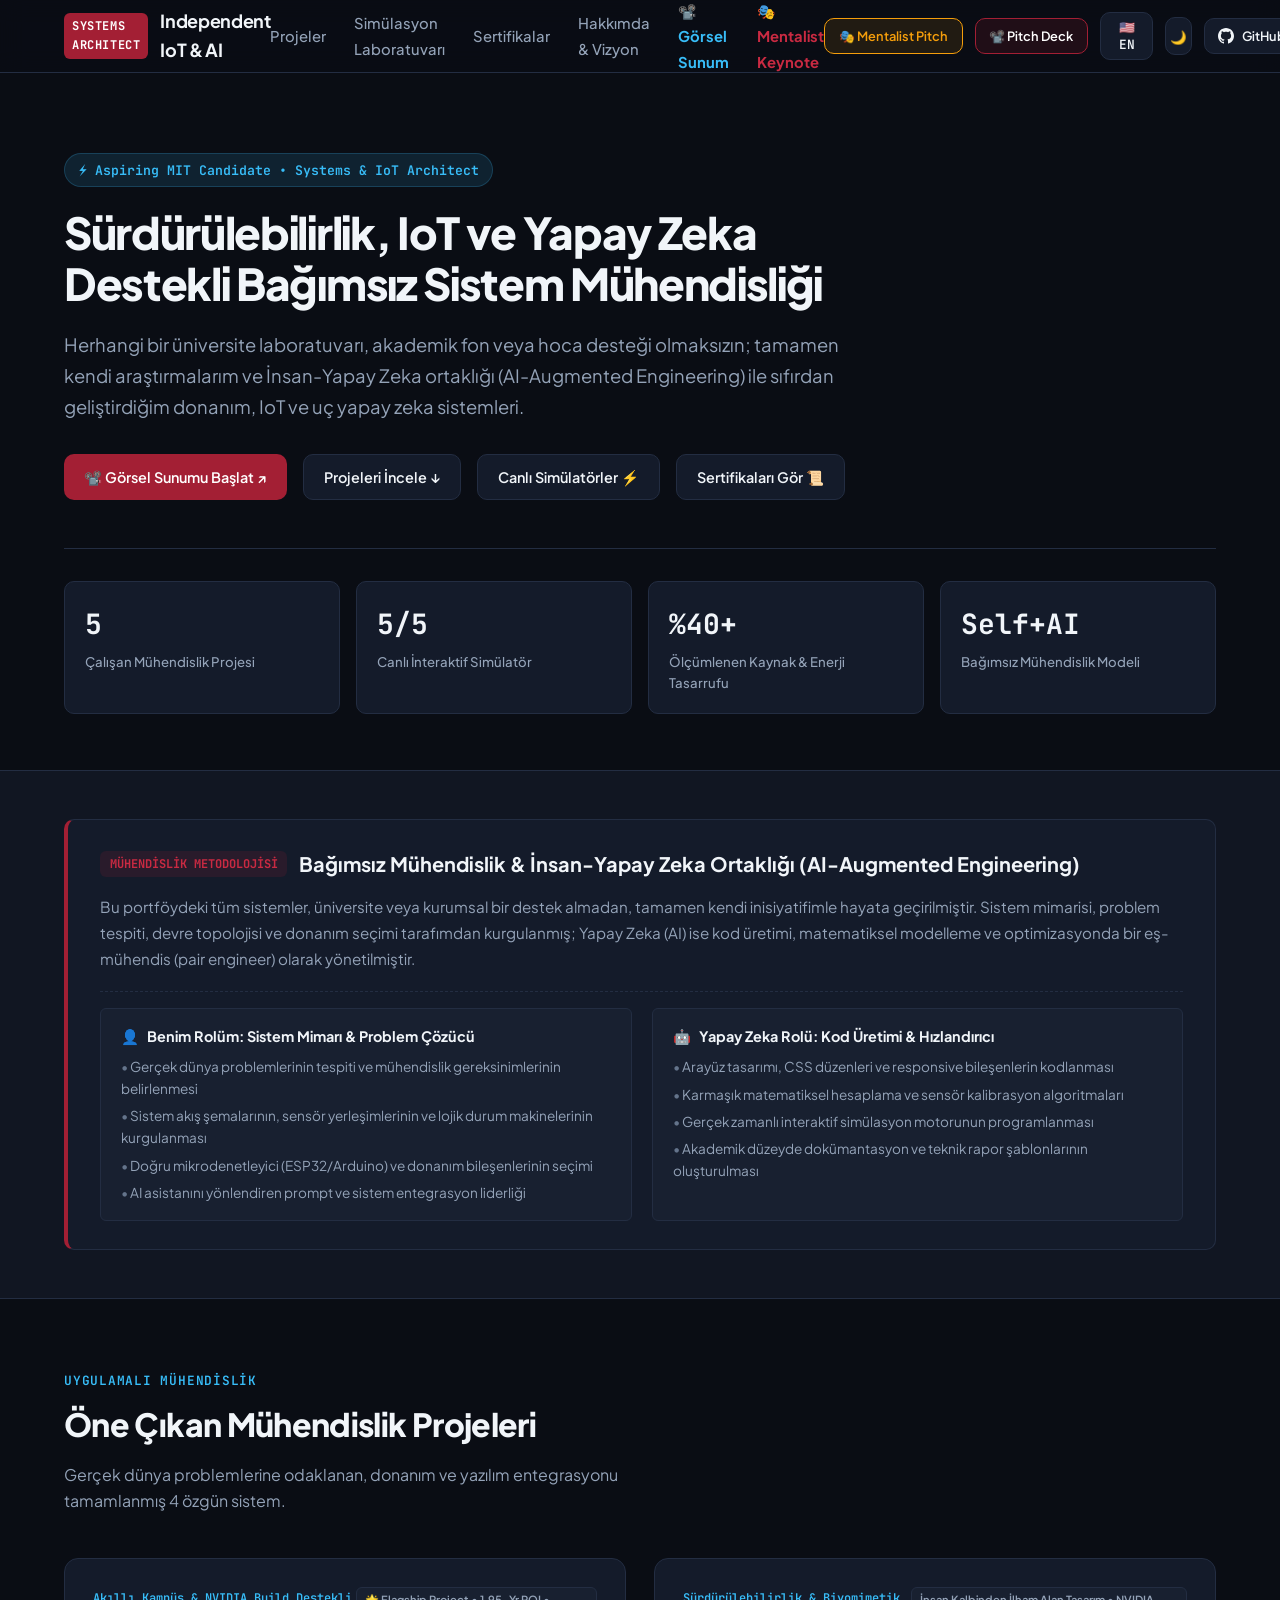
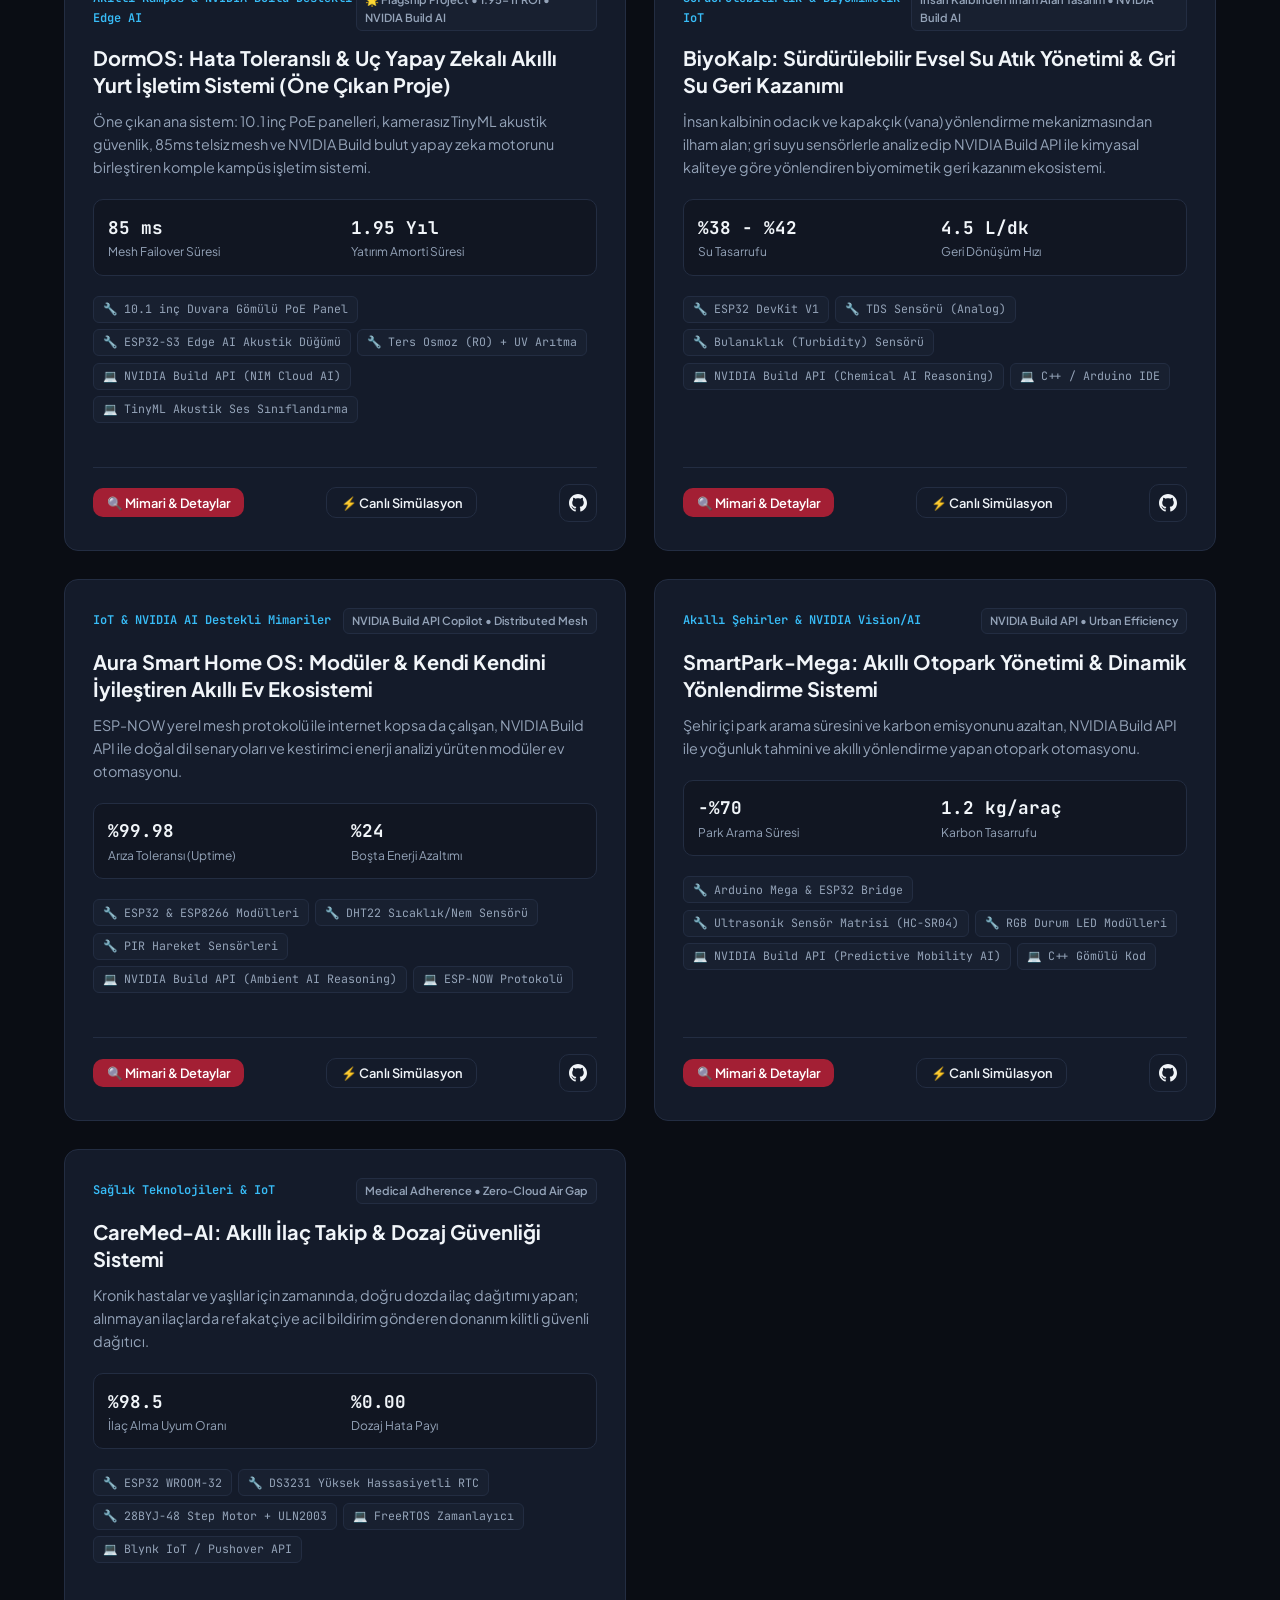
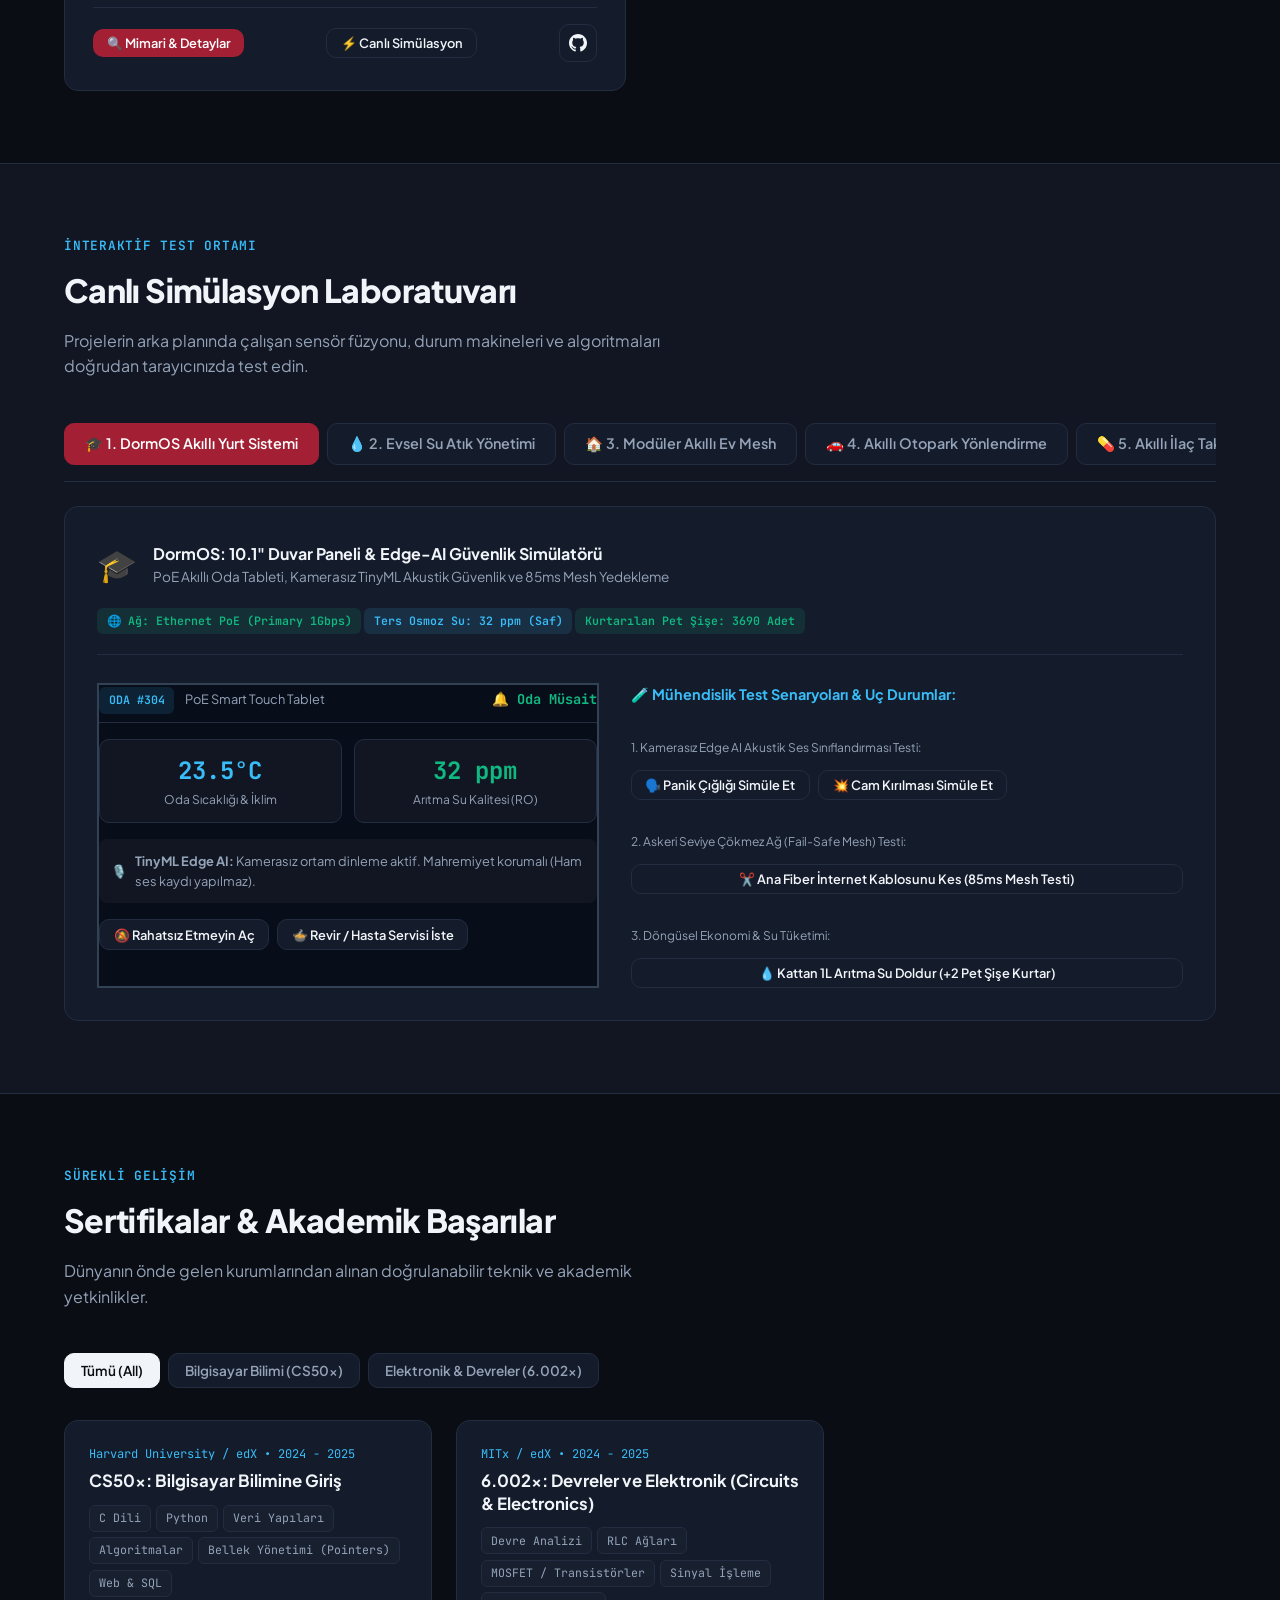
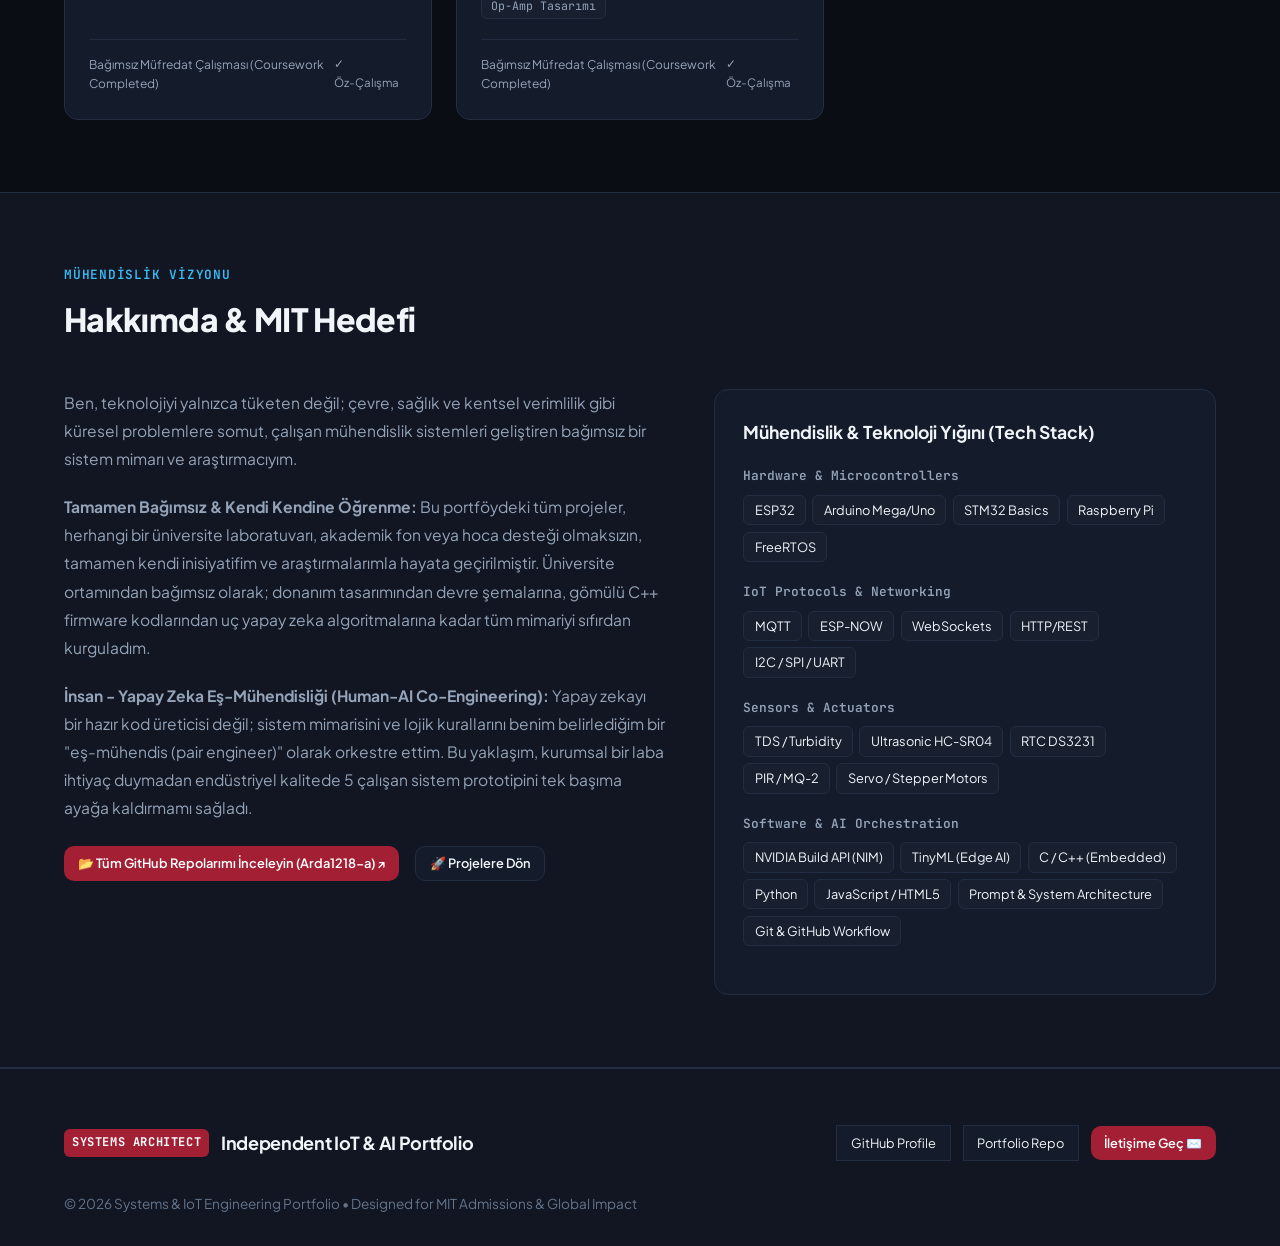
<file: index.html>
<!DOCTYPE html>
<html lang="tr" data-theme="dark">
<head>
  <meta charset="UTF-8">
  <meta name="viewport" content="width=device-width, initial-scale=1.0">
  <title>Engineering & IoT Portfolio | Systems Architecture & Applied Research</title>
  <meta name="description" content="Portfolio of innovative engineering projects in IoT, Greywater Recycling, Smart Home Mesh, and HealthTech. Engineered with systems thinking and AI-augmented prototyping for MIT admissions.">
  
  <!-- Google Fonts: Plus Jakarta Sans & JetBrains Mono -->
  <link rel="preconnect" href="https://fonts.googleapis.com">
  <link rel="preconnect" href="https://fonts.gstatic.com" crossorigin>
  <link href="https://fonts.googleapis.com/css2?family=JetBrains+Mono:wght@400;500;600;700&family=Plus+Jakarta+Sans:wght@400;500;600;700;800&display=swap" rel="stylesheet">
  
  <!-- Core Design System -->
  <link rel="stylesheet" href="css/portfolio.css">
</head>
<body>

  <!-- Top Navigation Bar -->
  <nav class="navbar">
    <div class="container nav-container">
      <a href="#" class="nav-brand">
        <span class="nav-logo-badge">SYSTEMS ARCHITECT</span>
        <span>Independent IoT & AI</span>
      </a>

      <ul class="nav-links">
        <li><a href="#projects" data-i18n="nav_projects">Projeler</a></li>
        <li><a href="#simulations-section" data-i18n="nav_sims">Simülasyon Laboratuvarı</a></li>
        <li><a href="#certificates" data-i18n="nav_certs">Sertifikalar</a></li>
        <li><a href="#about" data-i18n="nav_about">Hakkımda & Vizyon</a></li>
        <li><a href="presentation.html" style="color: var(--accent-cyan-light); font-weight: 700;">📽️ Görsel Sunum</a></li>
        <li><a href="keynote.html" style="color: var(--mit-crimson-light); font-weight: 700;">🎭 Mentalist Keynote</a></li>
      </ul>

      <div class="nav-actions">
        <a href="keynote.html" class="btn btn-outline btn-sm" style="border-color: #f59e0b; color: #f59e0b; background: rgba(245, 158, 11, 0.1);">
          🎭 Mentalist Pitch
        </a>
        <a href="presentation.html" class="btn btn-outline btn-sm" style="border-color: var(--mit-crimson); color: #fff; background: var(--mit-crimson-soft);">
          📽️ Pitch Deck
        </a>
        <button id="lang-toggle-btn" class="btn-lang" title="Dili Değiştir / Switch Language">🇺🇸 EN</button>
        <button id="theme-toggle-btn" class="btn-icon" title="Temayı Değiştir / Toggle Theme">
          <span id="theme-icon">🌙</span>
        </button>
        <a href="https://github.com/Arda1218-a" target="_blank" rel="noreferrer" class="btn btn-outline btn-sm">
          <svg width="16" height="16" fill="currentColor" viewBox="0 0 24 24"><path d="M12 0c-6.626 0-12 5.373-12 12 0 5.302 3.438 9.8 8.207 11.387.599.111.793-.261.793-.577v-2.234c-3.338.726-4.033-1.416-4.033-1.416-.546-1.387-1.333-1.756-1.333-1.756-1.089-.745.083-.729.083-.729 1.205.084 1.839 1.237 1.839 1.237 1.07 1.834 2.807 1.304 3.492.997.107-.775.418-1.305.762-1.604-2.665-.305-5.467-1.334-5.467-5.931 0-1.311.469-2.381 1.236-3.221-.124-.303-.535-1.524.117-3.176 0 0 1.008-.322 3.301 1.23.957-.266 1.983-.399 3.003-.404 1.02.005 2.047.138 3.006.404 2.291-1.552 3.297-1.23 3.297-1.23.653 1.653.242 2.874.118 3.176.77.84 1.235 1.911 1.235 3.221 0 4.609-2.807 5.624-5.479 5.921.43.372.823 1.102.823 2.222v3.293c0 .319.192.694.801.576 4.765-1.589 8.199-6.086 8.199-11.386 0-6.627-5.373-12-12-12z"/></svg>
          <span data-i18n="nav_github">GitHub</span>
        </a>
      </div>
    </div>
  </nav>

  <!-- Hero Section -->
  <header class="hero">
    <div class="container">
      <div class="hero-content">
        <div class="hero-tag">
          <span>⚡</span>
          <span>Aspiring MIT Candidate • Systems & IoT Architect</span>
        </div>
        <h1 class="hero-title" id="hero-tagline">
          Sürdürülebilirlik, IoT ve Yapay Zeka Destekli Sistem Mühendisliği Portföyü
        </h1>
        <p class="hero-subtitle" id="hero-bio">
          Gerçek dünya problemlerine donanım mimarisi, nesnelerin interneti (IoT) ve insan-yapay zeka ortaklığı (AI-Augmented Engineering) ile yenilikçi çözümler üreten sistem mühendisi ve araştırmacı.
        </p>
        <div class="hero-actions">
          <a href="presentation.html" class="btn btn-primary">📽️ Görsel Sunumu Başlat ↗</a>
          <a href="#projects" class="btn btn-outline" data-i18n="hero_btn_projects">Projeleri İncele ↓</a>
          <a href="#simulations-section" class="btn btn-outline" data-i18n="hero_btn_sims">Canlı Simülatörler ⚡</a>
          <a href="#certificates" class="btn btn-outline">Sertifikaları Gör 📜</a>
        </div>
      </div>

      <!-- Quick Metrics Strip -->
      <div class="hero-metrics-strip" id="hero-metrics-container">
        <!-- Rendered dynamically -->
      </div>
    </div>
  </header>

  <!-- AI-Orchestration & Engineering Philosophy Section -->
  <section class="philosophy-section">
    <div class="container">
      <div class="philosophy-box">
        <div class="philosophy-header">
          <span class="philosophy-badge">Mühendislik Metodolojisi</span>
          <h2 class="philosophy-title" id="philosophy-title">İnsan-Yapay Zeka Ortak Mühendisliği (AI-Augmented Engineering)</h2>
        </div>
        <p class="philosophy-text" id="philosophy-desc">
          Bu portföydeki projeler, modern bir "Sistem Mimarı & Teknik Lider" vizyonuyla geliştirilmiştir. Problem tespiti, donanım seçimi, akış şemaları ve entegrasyon tarafımdan tasarlanmış; arayüz (CSS/UI), kod optimizasyonu ve simülasyon algoritmalarında Yapay Zeka bir hızlandırıcı ve eş-mühendis (pair engineer) olarak yönetilmiştir.
        </p>

        <div class="philosophy-division-grid">
          <div class="division-col">
            <div class="division-title">
              <span>👤</span>
              <span>Benim Rolüm: Sistem Mimarı & Problem Çözücü</span>
            </div>
            <ul class="division-list">
              <li>Gerçek dünya problemlerinin tespiti ve mühendislik gereksinimlerinin belirlenmesi</li>
              <li>Sistem akış şemalarının, sensör yerleşimlerinin ve lojik durum makinelerinin kurgulanması</li>
              <li>Doğru mikrodenetleyici (ESP32/Arduino) ve donanım bileşenlerinin seçimi</li>
              <li>AI asistanını yönlendiren prompt ve sistem entegrasyon liderliği</li>
            </ul>
          </div>

          <div class="division-col">
            <div class="division-title">
              <span>🤖</span>
              <span>Yapay Zeka Rolü: Kod Üretimi & Hızlandırıcı</span>
            </div>
            <ul class="division-list">
              <li>Arayüz tasarımı, CSS düzenleri ve responsive bileşenlerin kodlanması</li>
              <li>Karmaşık matematiksel hesaplama ve sensör kalibrasyon algoritmaları</li>
              <li>Gerçek zamanlı interaktif simülasyon motorunun programlanması</li>
              <li>Akademik düzeyde dokümantasyon ve teknik rapor şablonlarının oluşturulması</li>
            </ul>
          </div>
        </div>
      </div>
    </div>
  </section>

  <!-- Featured 4 Projects Section -->
  <section id="projects" class="section">
    <div class="container">
      <div class="section-header">
        <span class="section-tag" data-i18n="projects_tag">Uygulamalı Mühendislik</span>
        <h2 class="section-title" data-i18n="projects_title">Öne Çıkan Mühendislik Projeleri</h2>
        <p class="section-subtitle" data-i18n="projects_subtitle">
          Gerçek dünya problemlerine odaklanan, donanım ve yazılım entegrasyonu tamamlanmış 5 özgün sistem.
        </p>
      </div>

      <div class="projects-grid" id="projects-grid-container">
        <!-- Rendered via JS -->
      </div>
    </div>
  </section>

  <!-- Live Simulation Laboratory -->
  <section id="simulations-section" class="section" style="background: var(--bg-secondary);">
    <div class="container">
      <div class="section-header">
        <span class="section-tag" data-i18n="sims_tag">İnteraktif Test Ortamı</span>
        <h2 class="section-title" data-i18n="sims_title">Canlı Simülasyon Laboratuvarı</h2>
        <p class="section-subtitle" data-i18n="sims_subtitle">
          Projelerin arka planında çalışan sensör füzyonu, durum makineleri ve algoritmaları doğrudan tarayıcınızda test edin.
        </p>
      </div>

      <!-- Simulation Tabs Nav -->
      <div class="sim-tabs-nav">
        <button class="sim-tab-btn active" data-tab="dormos">🎓 1. DormOS Akıllı Yurt Sistemi</button>
        <button class="sim-tab-btn" data-tab="water">💧 2. Evsel Su Atık Yönetimi</button>
        <button class="sim-tab-btn" data-tab="home">🏠 3. Modüler Akıllı Ev Mesh</button>
        <button class="sim-tab-btn" data-tab="parking">🚗 4. Akıllı Otopark Yönlendirme</button>
        <button class="sim-tab-btn" data-tab="medication">💊 5. Akıllı İlaç Takip Sistemi</button>
      </div>

      <!-- Tab Panes -->
      <div id="sim-tab-dormos" class="sim-tab-pane active">
        <div id="sim-dormos-container"></div>
      </div>
      <div id="sim-tab-water" class="sim-tab-pane">
        <div id="sim-water-container"></div>
      </div>
      <div id="sim-tab-home" class="sim-tab-pane">
        <div id="sim-home-container"></div>
      </div>
      <div id="sim-tab-parking" class="sim-tab-pane">
        <div id="sim-parking-container"></div>
      </div>
      <div id="sim-tab-medication" class="sim-tab-pane">
        <div id="sim-medication-container"></div>
      </div>
    </div>
  </section>

  <!-- Certificates Section -->
  <section id="certificates" class="section">
    <div class="container">
      <div class="section-header">
        <span class="section-tag" data-i18n="certs_tag">Sürekli Gelişim</span>
        <h2 class="section-title" data-i18n="certs_title">Sertifikalar & Akademik Başarılar</h2>
        <p class="section-subtitle" data-i18n="certs_subtitle">
          Harvard CS50x ve MITx 6.002x kapsamında tamamlanan bağımsız akademik müfredat ve laboratuvar çalışmaları.
        </p>
      </div>

      <!-- Filters -->
      <div class="filter-tabs">
        <button class="filter-btn active" data-filter="all">Tümü (All)</button>
        <button class="filter-btn" data-filter="cs">Bilgisayar Bilimi (CS50x)</button>
        <button class="filter-btn" data-filter="iot">Elektronik & Devreler (6.002x)</button>
      </div>

      <div class="certificates-grid" id="certificates-grid-container">
        <!-- Rendered via JS -->
      </div>
    </div>
  </section>

  <!-- About & Engineering Philosophy Section -->
  <section id="about" class="section" style="background: var(--bg-secondary);">
    <div class="container">
      <div class="section-header">
        <span class="section-tag" data-i18n="about_tag">Mühendislik Felsefesi</span>
        <h2 class="section-title" data-i18n="about_title">Hakkımda & Bağımsız Mühendislik Yaklaşımı</h2>
      </div>

      <div class="about-grid">
        <div class="about-text">
          <p>
            Ben, teknolojiyi yalnızca tüketen değil; çevre, sağlık ve kentsel verimlilik gibi küresel problemlere somut, çalışan mühendislik sistemleri geliştiren bağımsız bir sistem mimarı ve araştırmacıyım.
          </p>
          <p>
            <strong>Tamamen Bağımsız & Kendi Kendine Öğrenme:</strong> Bu portföydeki tüm projeler, herhangi bir üniversite laboratuvarı, akademik fon veya hoca desteği olmaksızın, tamamen kendi inisiyatifim ve araştırmalarımla hayata geçirilmiştir. Üniversite ortamından bağımsız olarak; donanım tasarımından devre şemalarına, gömülü C++ firmware kodlarından uç yapay zeka algoritmalarına kadar tüm mimariyi sıfırdan kurguladım.
          </p>
          <p>
            <strong>İnsan - Yapay Zeka Eş-Mühendisliği (Human-AI Co-Engineering):</strong> Yapay zekayı bir hazır kod üreticisi değil; sistem mimarisini ve lojik kurallarını benim belirlediğim bir "eş-mühendis (pair engineer)" olarak orkestre ettim. Bu yaklaşım, kurumsal bir laba ihtiyaç duymadan endüstriyel kalitede 5 çalışan sistem prototipini tek başıma ayağa kaldırmamı sağladı.
          </p>
          <div style="margin-top: 1.5rem; display: flex; gap: 1rem; flex-wrap: wrap;">
            <a href="https://github.com/Arda1218-a" target="_blank" rel="noreferrer" class="btn btn-primary btn-sm">
              📂 Tüm GitHub Repolarımı İnceleyin (Arda1218-a) ↗
            </a>
            <a href="#projects" class="btn btn-outline btn-sm">
              🚀 Projelere Dön
            </a>
          </div>
        </div>

        <div class="skills-matrix" id="skills-matrix-container">
          <!-- Rendered via JS -->
        </div>
      </div>
    </div>
  </section>

  <!-- Footer -->
  <footer class="footer">
    <div class="container">
      <div class="footer-grid">
        <div class="nav-brand">
          <span class="nav-logo-badge">SYSTEMS ARCHITECT</span>
          <span>Independent IoT & AI Portfolio</span>
        </div>
        <div class="nav-actions">
          <a href="https://github.com/Arda1218-a" target="_blank" rel="noreferrer" class="btn-outline btn-sm">GitHub Profile</a>
          <a href="https://github.com/Arda1218-a/portfolio" target="_blank" rel="noreferrer" class="btn-outline btn-sm">Portfolio Repo</a>
          <a href="mailto:contact@arda-portfolio.dev" class="btn btn-primary btn-sm">İletişime Geç ✉️</a>
        </div>
      </div>
      <p class="footer-copy" data-i18n="footer_copy">
        © 2026 Independent Systems & IoT Engineering Portfolio • Architected Autonomously with AI Co-Engineering
      </p>
    </div>
  </footer>

  <!-- Project Deep Dive Modal -->
  <div id="project-modal" class="modal-overlay">
    <div class="modal-window">
      <div class="modal-header">
        <h3 id="modal-project-title" class="modal-title">Proje Detayları</h3>
        <span id="modal-close" class="modal-close-btn">&times;</span>
      </div>
      <div id="modal-project-content" class="modal-body">
        <!-- Rendered dynamically -->
      </div>
    </div>
  </div>

  <!-- Scripts -->
  <script src="js/data.js"></script>
  <script src="js/simulations.js"></script>
  <script src="js/portfolio.js"></script>
</body>
</html>
</file>
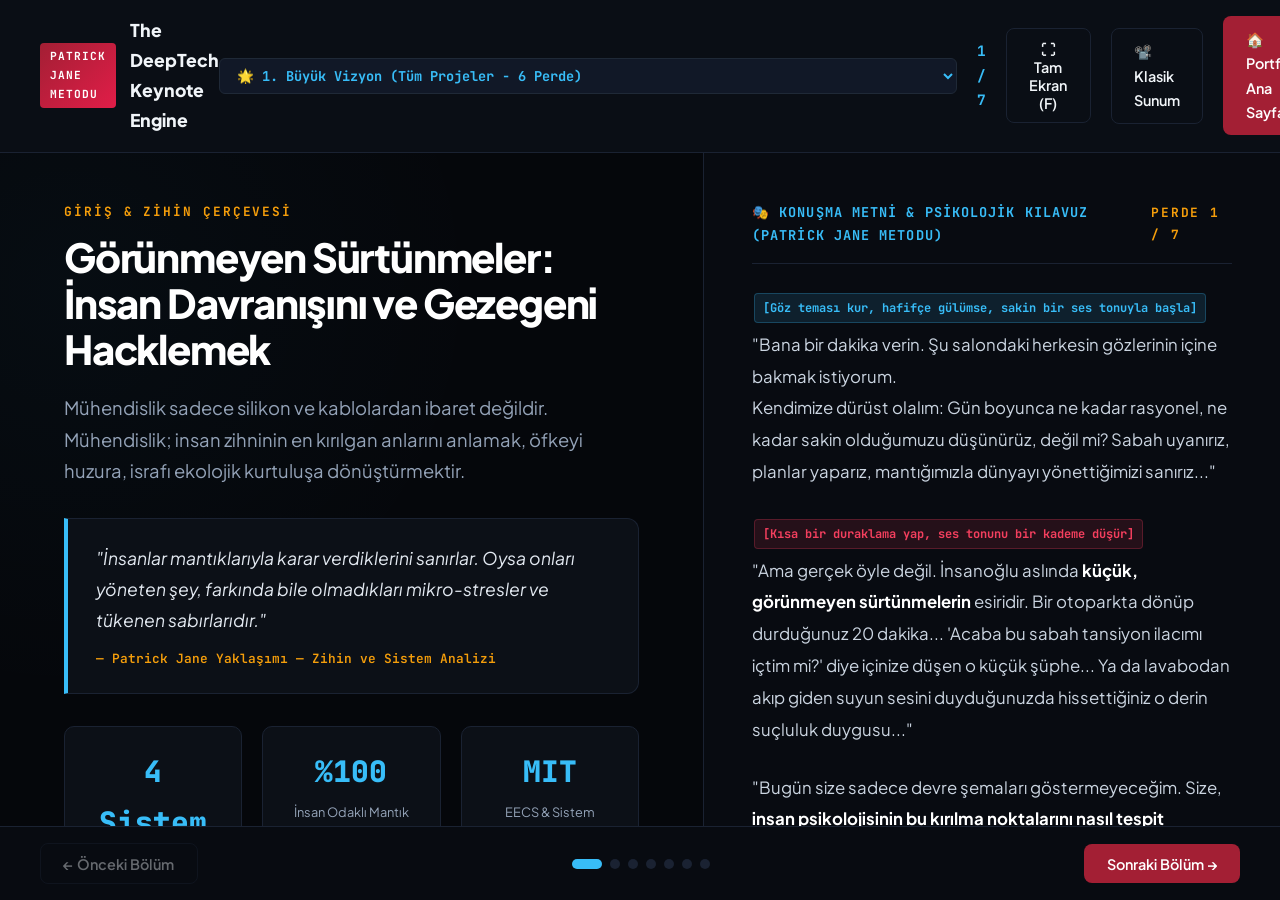
<file: keynote.html>
<!DOCTYPE html>
<html lang="tr">
<head>
  <meta charset="UTF-8">
  <meta name="viewport" content="width=device-width, initial-scale=1.0">
  <title>The DeepTech Keynote Engine | Patrick Jane Tarzı Psikolojik Sunum Sistemi</title>
  <meta name="description" content="Tüm projelerin hem toplu büyük vizyonunu hem de her bir projenin tek tek derinlemesine solo pitch sunumlarını barındıran teatral mühendislik keynote sistemi.">

  <!-- Google Fonts -->
  <link rel="preconnect" href="https://fonts.googleapis.com">
  <link rel="preconnect" href="https://fonts.gstatic.com" crossorigin>
  <link href="https://fonts.googleapis.com/css2?family=JetBrains+Mono:wght@400;500;600;700&family=Newsreader:ital,opsz,wght@1,6..72,400;1,6..72,600&family=Plus+Jakarta+Sans:wght@400;500;600;700;800&display=swap" rel="stylesheet">

  <link rel="stylesheet" href="css/keynote.css">
  <style>
    .deck-select-styled {
      background: #111827;
      color: #38bdf8;
      border: 1px solid #1f2937;
      font-family: var(--font-mono);
      font-size: 0.85rem;
      font-weight: 700;
      padding: 0.45rem 0.85rem;
      border-radius: 6px;
      outline: none;
      cursor: pointer;
    }
    .deck-select-styled:focus {
      border-color: #38bdf8;
    }
  </style>
</head>
<body>

  <!-- Top Bar -->
  <header class="k-navbar">
    <div class="k-brand">
      <span class="k-badge">PATRICK JANE METODU</span>
      <span>The DeepTech Keynote Engine</span>
    </div>

    <div class="k-nav-right">
      <!-- Project Selection Menu -->
      <select id="k-deck-selector" class="deck-select-styled">
        <option value="macro">🌟 1. Büyük Vizyon (Tüm Projeler - 6 Perde)</option>
        <option value="dormos">🌟 2. DormOS: Akıllı Yurt (Öne Çıkan Proje - Patrick Jane x Harvey Specter Solo Pitch)</option>
        <option value="water">💧 3. BiyoKalp: Kalpten İlham Alan Su Geri Kazanımı (Özel Solo Sunum)</option>
        <option value="parking">🚗 4. SmartPark-Mega: Akıllı Otopark Sistemi (Özel Solo Sunum)</option>
        <option value="home">🏠 5. Aura Smart Home OS: Modüler Akıllı Ev (Özel Solo Sunum)</option>
        <option value="medication">💊 6. CareMed-AI: Akıllı İlaç Takip Sistemi (Özel Solo Sunum)</option>
      </select>

      <span id="k-slide-counter" class="k-slide-indicator">1 / 6</span>
      <button class="btn btn-outline" onclick="Keynote.toggleFullscreen()">⛶ Tam Ekran (F)</button>
      <a href="presentation.html" class="btn btn-outline">📽️ Klasik Sunum</a>
      <a href="index.html" class="btn btn-primary">🏠 Portföy Ana Sayfa</a>
    </div>
  </header>

  <!-- Dual View: Stage + Psychological Script -->
  <main class="k-stage-container">
    <!-- Left Stage -->
    <section class="k-visual-stage" id="k-stage-content">
      <!-- Injected dynamically by JS -->
    </section>

    <!-- Right Script (The Mentalist Teleprompter) -->
    <aside class="k-script-panel" id="k-script-content">
      <!-- Injected dynamically by JS -->
    </aside>
  </main>

  <!-- Bottom Bar -->
  <footer class="k-footer">
    <button id="k-prev-btn" class="btn btn-outline">← Önceki Bölüm</button>
    <div id="k-dots-container" class="dots-wrapper"></div>
    <button id="k-next-btn" class="btn btn-primary">Sonraki Bölüm →</button>
  </footer>

  <!-- Multi-Deck Data Store -->
  <script>
    const ALL_KEYNOTE_DECKS = {
      // 1. MACRO VISION DECK
      macro: [
        {
          actTag: "GİRİŞ & ZİHİN ÇERÇEVESİ",
          stageTitle: "Görünmeyen Sürtünmeler: İnsan Davranışını ve Gezegeni Hacklemek",
          stageLead: "Mühendislik sadece silikon ve kablolardan ibaret değildir. Mühendislik; insan zihninin en kırılgan anlarını anlamak, öfkeyi huzura, israfı ekolojik kurtuluşa dönüştürmektir.",
          hypnoticQuote: "İnsanlar mantıklarıyla karar verdiklerini sanırlar. Oysa onları yöneten şey, farkında bile olmadıkları mikro-stresler ve tükenen sabırlarıdır.",
          quoteContext: "Patrick Jane Yaklaşımı — Zihin ve Sistem Analizi",
          metrics: [
            { val: "4 Sistem", label: "Derinlemesine Proje" },
            { val: "%100", label: "İnsan Odaklı Mantık" },
            { val: "MIT", label: "EECS & Sistem Vizyonu" }
          ],
          speechScript: `
            <p class="k-script-p">
              <span class="k-cue k-cue-eye">[Göz teması kur, hafifçe gülümse, sakin bir ses tonuyla başla]</span><br>
              "Bana bir dakika verin. Şu salondaki herkesin gözlerinin içine bakmak istiyorum.<br>
              Kendimize dürüst olalım: Gün boyunca ne kadar rasyonel, ne kadar sakin olduğumuzu düşünürüz, değil mi? Sabah uyanırız, planlar yaparız, mantığımızla dünyayı yönettiğimizi sanırız..."
            </p>
            <p class="k-script-p">
              <span class="k-cue k-cue-pause">[Kısa bir duraklama yap, ses tonunu bir kademe düşür]</span><br>
              "Ama gerçek öyle değil. İnsanoğlu aslında <strong>küçük, görünmeyen sürtünmelerin</strong> esiridir. Bir otoparkta dönüp durduğunuz 20 dakika... 'Acaba bu sabah tansiyon ilacımı içtim mi?' diye içinize düşen o küçük şüphe... Ya da lavabodan akıp giden suyun sesini duyduğunuzda hissettiğiniz o derin suçluluk duygusu..."
            </p>
            <p class="k-script-p">
              "Bugün size sadece devre şemaları göstermeyeceğim. Size, <strong>insan psikolojisinin bu kırılma noktalarını nasıl tespit ettiğimizi</strong> ve sistem mühendisliğiyle bu problemleri nasıl kökünden sildiğimizi anlatacağım. Hazırsanız başlayalım."
            </p>
          `
        },
        {
          actTag: "PERDE I: KENTSEL CİNNET & TİCARET",
          stageTitle: "Bir Gömlek, 45 Dakika Öfke ve Kaybolan Milyon Dolarlar",
          stageLead: "Otopark aramak sadece vakit kaybı değildir; insan beyninde kortizol patlamasına yol açan, sabrı tüketen ve ticareti felç eden modern bir kent krizidir.",
          hypnoticQuote: "Otoparkta 40 dakika boş yer arayan bir insanın beyni, av peşinde koşan bir avcı kadar gergindir. O insan mağazaya girdiğinde artık müşteri değil, bir saatli bombadır.",
          quoteContext: "SmartPark — Nöromarketing & Kentsel Hareketlilik Analizi",
          metrics: [
            { val: "30 sn", label: "Hedef Slota Ulaşım" },
            { val: "+%32", label: "Tüketici Alışveriş İştahı" },
            { val: "3-Strike", label: "Yaptırım & Kara Liste" }
          ],
          speechScript: `
            <p class="k-script-p">
              <span class="k-cue k-cue-eye">[Salona bir soru atar gibi öne doğru bir adım at]</span><br>
              "Şunu hayal edin: Akşam üstü. Yarın sabah önemli bir sunumunuz var ve gardırobunuzda uygun bir gömlek olmadığını fark ettiniz. Evinize en yakın alışveriş merkezine gidiyorsunuz. Toplamda harcayacağınız zaman 15 dakika: Gireceksiniz, gömleği alacaksınız ve çıkacaksınız."
            </p>
            <p class="k-script-p">
              <span class="k-cue k-cue-pause">[Direksiyon tutma hareketi yap, ses tonunu gerginleştir]</span><br>
              "Otoparkın -2. katına iniyorsunuz. Önünüzde kırmızı fren lambaları... Bir koridora giriyorsunuz: Dolu. Diğerine dönüyorsunuz: Dolu. Bir araç geri çıkacak gibi oluyor, duruyorsunuz; meğer adam bagajını açıp geri kapatıyormuş. 10 dakika... 20 dakika... 35 dakika.<br>
              Direksiyonu sıkan elleriniz terlemeye başlıyor. Nabzınız 110'a çıkıyor. Kortizol seviyeniz tavan yapıyor.<br>
              Sonunda bir yer bulup mağazaya girdiğinizde ne oluyor biliyor musunuz? <strong>Artık o gömleği bile almak istemiyorsunuz.</strong> Sadece oradan kaçmak istiyorsunuz."
            </p>
            <p class="k-script-p">
              <span class="k-cue k-cue-eye">[Gülümse ve ekrana dön]</span><br>
              "İşte SmartPark tam olarak bu insanlık dramını yok ediyor. Girişte plakanız taranır, Dijkstra algoritması saniyeler içinde sizin aracınızın boyutuna ve giriş kapınıza <strong>en yakın boş slotu (Örn: B-12)</strong> tahsis eder. Bariyer açılır, ekranda yeşil yönlendirmeyi görürsünüz ve 30 saniyede park edersiniz."
            </p>
          `
        },
        {
          actTag: "PERDE II: EKOLOJİK DİRİLİŞ",
          stageTitle: "Görünmeyen İhanet: 20 Gram Atık İçin 6 Litre Dağ Suyunu Yok Etmek",
          stageLead: "Türkiye'nin gölleri kuruyor, barajları tükeniyor. Çünkü biz evlerimizde tertemiz dağ kaynaklarından gelen suyu sifona çekip kanalizasyona yolluyoruz.",
          hypnoticQuote: "Burdur Gölü kururken, Tuz Gölü'nde yavru flamingolar susuzluktan can verirken; bir evin sifonunda her gün 200 litre içilebilir tatlı suyun yok olması bir mühendislik ayıbıdır.",
          quoteContext: "BiyoKalp — Döngüsel Su Ekonomisi & Ulusal Restorasyon",
          metrics: [
            { val: "%40+", label: "Hane Su Tasarrufu" },
            { val: "4.5 L/dk", label: "Anlık Geri Kazanım" },
            { val: "3 Faz", label: "TDS / Turbidity Filtrasyon" }
          ],
          speechScript: `
            <p class="k-script-p">
              <span class="k-cue k-cue-pause">[Çok ciddi ve derin bir ses tonuna geç, sahnenin ortasında dur]</span><br>
              "Şimdi size canınızı yakacak bir gerçekten bahsedeceğim.<br>
              Sabah uyandınız, ellerinizi yıkadınız. Musluktan akan su nereden geldi biliyor musunuz? Yüzlerce kilometre ötedeki bir barajdan, dağların zirvesindeki tertemiz kaynaklardan. Siz elinizi 10 saniye sabunladınız... Ve o su lavabo deliğinden kaybolup gitti."
            </p>
            <p class="k-script-p">
              "İki dakika sonra tuvalete gittiniz ve sifonun düğmesine bastınız. <strong>Tam 6 litre tertemiz içme suyu</strong>, 20 gramlık atığı taşımak için kanalizasyona döküldü.<br>
              BiyoKalp ile bu suyu kapalı döngüde arıtıp rezervuara ve sulamaya geri veriyoruz. Türkiye'de 1 milyon hanede bu sistem kurulduğunda kuruyan Burdur ve Eğirdir göllerimiz yeniden nefes alacak."
            </p>
          `
        },
        {
          actTag: "PERDE III: GÜVENLİK VE DAYANIKLILIK",
          stageTitle: "Bulut İllüzyonu: İnternet Çöktüğünde Eviniz Sizi Koruyabilir mi?",
          stageLead: "Merkezi akıllı evler internet kesildiğinde işe yaramaz birer plastik yığınına dönüşür. Geliştirdiğimiz ESP-NOW mesh mimarisi, afet anında bile can kurtaran yerel bir otonom refleks sunar.",
          hypnoticQuote: "Gerçek zeka, sunuculara bağımlı olan değil; fırtınada kablolar kopsa dahi bir tehlikeyi 8 milisaniyede algılayıp gaz vanasını kapatabilendir.",
          quoteContext: "Modüler Akıllı Ev — Dağıtık Düğüm Mimarisi",
          metrics: [
            { val: "8.2 ms", label: "Düğümler Arası Refleks" },
            { val: "%99.98", label: "Yerel Ağ Uptime" },
            { val: "32 Düğüm", label: "Mesh Kapasitesi" }
          ],
          speechScript: `
            <p class="k-script-p">
              <span class="k-cue k-cue-eye">[Hafif alaycı ama düşündürücü bir ton takın]</span><br>
              "Bize yıllardır ne anlattılar? 'Telefonunuzdan lambayı açın, ne kadar havalı değil mi?'<br>
              Peki ya o telefon çekmediğinde? Ya şiddetli bir depremde baz istasyonları çöktüğünde? Mutfakta gaz kaçağı çıksa merkezi sistem hiçbir şey yapamaz."
            </p>
            <p class="k-script-p">
              "Bizim geliştirdiğimiz Modüler Akıllı Ev ise <strong>ESP-NOW omurilik refleksi</strong> ile 8.2 milisaniyede mutfaktaki gazı algılar, internete sormadan elektriği keser ve aileyi korur. Buluta bağlandığında ise <strong>NVIDIA Build (build.nvidia.com) API</strong> evin tüm enerji paternlerini optimize eden bir süper-beyin gibi çalışır."
            </p>
          `
        },
        {
          actTag: "PERDE IV: DORMOS & ASKERİ KAMPÜS ZEKASI",
          stageTitle: "DormOS: Kamerasız Mahremiyet, 85ms Mesh ve NVIDIA Bulut Analitiği",
          stageLead: "Yurt odasında kamera olmadan TinyML ile tehlikeyi dinlemek, fiber kopsa da 85 ms telsiz mesh ağıyla çalışmak ve NVIDIA Build API ile kampüs olaylarını otonom yönetmek.",
          hypnoticQuote: "Bir annenin yurt kapısındaki korkusunu dindirmek ve yatırımcıya 1.95 yılda parasını geri ödeyen bir teknoloji kalesi inşa etmek.",
          quoteContext: "DormOS — Patrick Jane x Harvey Specter Hibrit Sistemi",
          metrics: [
            { val: "85 ms", label: "Radyo Mesh Hızı" },
            { val: "1.95 Yıl", label: "Sermaye Amortisi" },
            { val: "NVIDIA Build", label: "Kampüs AI Beyni" }
          ],
          speechScript: `
            <p class="k-script-p">
              <span class="k-cue k-cue-eye">[Harvey Specter sertliği ve Patrick Jane zarafetiyle]</span><br>
              "50 odalı bir üniversite yurdu düşünün. Öğrenci odasına kamera koyamazsınız; mahremiyet esastır. Bu yüzden TinyML ile cam kırılması ve çığlığı dinliyoruz. Kablolar kopsa dahi 85 milisaniyede telsiz ağına geçiyoruz.<br>
              Ve yönetim lobisinde ne çalışıyor biliyor musunuz? <strong>NVIDIA Build API</strong>. Yurdun tüm enerji ve güvenlik telemetrisini analiz eden, 1.95 yılda 1.1 milyon TL tasarruf üreten kurumsal bir yapay zeka omurgası."
            </p>
          `
        },
        {
          actTag: "PERDE V: İNSAN ONURU & HAYAT KURTARMA",
          stageTitle: "Hafızanın Kırılganlığı: 'Bu Sabah İlacımı İçtim mi, Yoksa Dün müydü?'",
          stageLead: "Dünya genelinde kronik hastaların yarısı ilaçlarını yanlış zamanda alıyor veya unutuyor. Donanım kilitli akıllı dağıtıcı, insan hatasını mekanik kesinlikle sıfırlar.",
          hypnoticQuote: "Bir annenin 'Ben ilacımı içmiş miydim?' korkusunu dindirmek ve 500 kilometre uzaktaki evladına 'Merak etme, ilacını tam vaktinde aldı' huzurunu vermek...",
          quoteContext: "Akıllı İlaç Takip — Biyomedikal IoT ve Uyum Güvencesi",
          metrics: [
            { val: "%0.00", label: "Dozaj Hata Payı" },
            { val: "<2.5 sn", label: "Acil Bildirim Hızı" },
            { val: "Sıfır Bulut", label: "Hayati Donanım Kilidi" }
          ],
          speechScript: `
            <p class="k-script-p">
              <span class="k-cue k-cue-pause">[En duygusal tonuna geç]</span><br>
              "75 yaşında bir anne sabah duraksıyor: <em>'Ben tansiyon hapımı içtim mi?'</em><br>
              İçerse çift doz zehirlenmesi, içmezse beyin kanaması.<br>
              Akıllı İlaç Dağıtıcımız step motor mekanik kilidiyle vakti gelmeyen hazneleri kilitli tutar, asla çift doza izin vermez ve 15 dakikada onaylanmayan dozda refakatçiye acil bildirim gönderir. <strong>Ve burada kasıtlı olarak NVIDIA Build veya bulut API kullanmadık; çünkü hayat-kritik dozajda sıfır gecikme ve %100 yerel donanım güvenliği esastır!</strong>"
            </p>
          `
        },
        {
          actTag: "SONUÇ & NVIDIA MİMARİSİ",
          stageTitle: "Uçtan Buluta Hibrit Zeka: Microcontrollers + NVIDIA Build API",
          stageLead: "MIT'nin 'Mens et Manus' felsefesi. 4 büyük projemizde (Su, Otopark, Akıllı Ev, Yurt) NVIDIA Build (build.nvidia.com) GPU yapay zeka hızlandırması ile donanımın sınırlarını kaldırdık.",
          hypnoticQuote: "Gereken yerde yerel donanım refleksi, gereken yerde NVIDIA GPU bulut zekası. İşte dünya standartlarında sistem mimarisi budur.",
          quoteContext: "MIT Vizyonu & NVIDIA Accelerated Continuum",
          metrics: [
            { val: "4 Proje", label: "NVIDIA Build Entegre" },
            { val: "1 Proje", label: "Kritik Yerel Kilit" },
            { val: "MIT", label: "EECS Sistem Seviyesi" }
          ],
          speechScript: `
            <p class="k-script-p">
              <span class="k-cue k-cue-eye">[Salonu tamamen tara, kendinden emin ve kararlı bir duruş]</span><br>
              "Değerli jüri... Portföyümüzün arkasındaki stratejik mimari karara dikkatinizi çekmek istiyorum:<br>
              Su arıtma, otopark yönlendirme, akıllı ev ve yurt otomasyonu gibi 4 büyük projemize <strong>NVIDIA Build (build.nvidia.com) API anahtarlarını</strong> entegre ettik. Neden? Çünkü kimyasal tahmin, kentsel trafik ve kampüs olay analitiği yüksek GPU akıl yürütmesi gerektirir.<br>
              Ama ilaç projesinde internet kesilirse bir insanın hayatı riske girmesin diye kasıtlı olarak sıfır bulut bıraktık.<br>
              İşte bu; sadece kod yazmak değil, <strong>Sistem Düşüncesi ve Mimari Liderliktir</strong>. Teşekkür ederim."
            </p>
          `
        }
      ],

      // 2. WATER SOLO DEEP-DIVE DECK
      water: [
        {
          actTag: "SU PROJESİ: GİRİŞ & PROBLEM",
          stageTitle: "BiyoKalp: 20 Gram Atık İçin 6 Litre Dağ Suyunu Sifona Çekmeyi Durdurun",
          stageLead: "Dünya ve Türkiye şiddetli bir su krizi yaşıyor. Evlerimizde temiz suyun %40'ı sifonlarda ve bahçe sulamasında israf edilirken göllerimiz kuruyor.",
          hypnoticQuote: "Her sabah dişinizi fırçalarken lavabodan akıp giden su bir atık değildir; doğru yönlendirilirse göllerimizi kurtaracak bir yaşam kaynağıdır.",
          quoteContext: "BiyoKalp Solo Pitch — Kriz Analizi",
          metrics: [
            { val: "%40+", label: "Hane Su Tasarrufu" },
            { val: "6 Litre", label: "Her Sifonda Kurtarılan Su" },
            { val: "3 Kademeli", label: "Selenoid Yönlendirme" }
          ],
          speechScript: `
            <p class="k-script-p">
              <span class="k-cue k-cue-eye">[Göz teması kur, çok sakin başla]</span><br>
              "Bugün size anlatacağım proje, hepimizin her gün onlarca kez yaptığı ama hiç düşünmediği bir eylemle ilgili: Musluğu açmak ve sifona basmak.<br>
              Bir hanede tüketilen temiz içme suyunun neredeyse yarısı tuvalet sifonlarına ve peyzaj sulamasına dökülüyor."
            </p>
          `
        },
        {
          actTag: "SU PROJESİ: DONANIM VE SENSÖR FÜZYONU",
          stageTitle: "TDS, Bulanıklık ve NVIDIA Build API Karar Matrisi",
          stageLead: "Lavabo ve duştan çıkan su TDS ve Bulanıklık sensörleriyle taranır; buluttaki NVIDIA Build (build.nvidia.com) API kimyasal anomali ve filtre doygunluğunu tahmin eder.",
          hypnoticQuote: "Sistem sadece anlık voltaj okumaz; NVIDIA Build GPU motoruyla suyun kimyasal bozulma eğrisini mikrosaniyeler içinde modeller.",
          quoteContext: "BiyoKalp Solo Pitch — Donanım & NVIDIA AI Mimarisi",
          metrics: [
            { val: "< 150 ms", label: "Vana Karar Tepkisi" },
            { val: "NVIDIA Build", label: "Kimyasal AI Tahmini" },
            { val: "4 Tank", label: "Kademeli Sıvı Mimarisi" }
          ],
          speechScript: `
            <p class="k-script-p">
              <span class="k-cue k-cue-eye">[Devre şemasına işaret et]</span><br>
              "Sistem mimarimiz ESP32 tabanlıdır. Su sisteme girdiği an analog TDS ve optik Bulanıklık sensörlerimiz suyun kirlilik parmak izini çıkarır.<br>
              Burada en büyük sıçramamız: <strong>NVIDIA Build (build.nvidia.com) API entegrasyonu</strong>. Sensör verisi doğrudan NVIDIA GPU bulutuna akar; sistem filtrenin ne zaman tıkanacağını ve suyun kimyasal bileşimini anlık olarak tahmin eder.<br>
              Aşırı deterjan veya kimyasal varsa bypass vanasıyla kanalizasyona atılır; güvenli gri su ise filtrelenerek rezervuarlara geri kazandırılır."
            </p>
          `
        },
        {
          actTag: "SU PROJESİ: HANE EKONOMİSİ & ROI",
          stageTitle: "Aylık Su Faturasında %40 Doğrudan İndirim",
          stageLead: "Bir hanenin 4 kişilik standart su faturası yılda ortalama 12.000 TL tasarruf sağlar. Sistemin kendini amorti etme süresi 8 aydır.",
          hypnoticQuote: "Çevre dostu bir proje ancak hane halkının cüzdanına doğrudan dokunduğunda kitlesel bir harekete dönüşür.",
          quoteContext: "BiyoKalp Solo Pitch — Finansal Geri Dönüş",
          metrics: [
            { val: "8 Ay", label: "Yatırım Amorti Süresi" },
            { val: "4.5 L/dk", label: "Arıtma Debisi" },
            { val: "12.000 ₺", label: "Yıllık Ortalama Tasarruf" }
          ],
          speechScript: `
            <p class="k-script-p">
              <span class="k-cue k-cue-eye">[Gülümse ve rakamlara vurgu yap]</span><br>
              "Kimse sadece 'çevre kirlenmesin' diye binlerce lira harcamak istemez. BiyoKalp bu yüzden tasarlandı: Bir ailenin aylık su faturasını %40 düşürüyor. Yatırım maliyetini 8 ayda çıkarıyor. Sonrasında ise her sifon bedava çalışıyor."
            </p>
          `
        },
        {
          actTag: "SU PROJESİ: ULUSAL EKOLOJİK RESTORASYON",
          stageTitle: "Burdur, Eğirdir ve Tuz Gölü'nü Yeniden Canlandırmak",
          stageLead: "1 milyon konutta BiyoKalp kullanımı, Türkiye'nin yıllık 150 milyon metreküp tatlı su rezervini barajlarda tutması demektir.",
          hypnoticQuote: "Şehirler nehirleri ve yeraltı sularını emmeyi bıraktığında, kuruyan göllerimiz kendi doğal döngüsüne yeniden kavuşacaktır.",
          quoteContext: "BiyoKalp Solo Pitch — Ekolojik Etki",
          metrics: [
            { val: "150M m³", label: "Yıllık Kurtarılan Rezerv" },
            { val: "4 Büyük Göl", label: "Havza İyileşme Hedefi" },
            { val: "%100", label: "Döngüsel Ekonomi" }
          ],
          speechScript: `
            <p class="k-script-p">
              <span class="k-cue k-cue-pause">[Derin ve etkileyici bir ton]</span><br>
              "Burdur Gölü neden kurudu? Eğirdir neden can çekişiyor? Çünkü şehirlerin içme suyu ihtiyacı yeraltı sularını kurutuyor.<br>
              BiyoKalp ile kapalı döngüye geçtiğimizde göllerimiz yeniden nefes alacak."
            </p>
          `
        },
        {
          actTag: "SU PROJESİ: JÜRİ SAVUNMASI & PATENT",
          stageTitle: "3 Kademeli Vana Karar Mantığı & Patent Başvurusu",
          stageLead: "TÜRKPATENT İncelemeli Patent başvurumuz, sensör füzyonu ile otomatik rezervuar ve sulama yönlendirme metodolojisini koruma altına alır.",
          hypnoticQuote: "Biz sıradan bir su filtresi yapmadık; suyun kalitesini ölçüp nereye gideceğine karar veren yapay zeka destekli bir sıvı orkestrası kurduk.",
          quoteContext: "BiyoKalp Solo Pitch — Fikri Mülkiyet & Kapanış",
          metrics: [
            { val: "Patent", label: "TÜRKPATENT Koruması" },
            { val: "Wokwi", label: "Çalışan Canlı Simülasyon" },
            { val: "MIT", label: "Sustainability Focus" }
          ],
          speechScript: `
            <p class="k-script-p">
              <span class="k-cue k-cue-eye">[Kendinden emin bir selam ver]</span><br>
              "Projemiz canlı Wokwi simülasyonunda tescillenmiş, patent tarifnamesi hazırlanmış çalışan bir prototiptir. Teşekkür ederim."
            </p>
          `
        }
      ],

      // 3. PARKING SOLO DEEP-DIVE DECK
      parking: [
        {
          actTag: "OTOPARK PROJESİ: GİRİŞ & PSİKOLOJİ",
          stageTitle: "SmartPark: 45 Dakikalık Otopark Eziyetini 30 Saniyede Bitirmek",
          stageLead: "Şehir içi trafiğin %30'u ve AVM müşteri öfkesinin %80'i park yeri arama sürecinden kaynaklanır.",
          hypnoticQuote: "Otopark bir bina girişinin ön bahçesidir. Ön bahçesi kaos olan bir eve kimse misafir olmak istemez.",
          quoteContext: "SmartPark Solo Pitch — Kentsel Hız",
          metrics: [
            { val: "-%70", label: "Park Arama Süresi" },
            { val: "+%30", label: "AVM Mağaza Cirosu" },
            { val: "30 sn", label: "Girişten Parka Süre" }
          ],
          speechScript: `
            <p class="k-script-p">
              <span class="k-cue k-cue-eye">[Göz teması kur, hafifçe gülümse]</span><br>
              "Değerli jüri... Hiç sadece 2 parça kıyafet almak için gidip otoparkta 40 dakika boş yer aradığınız ve sonunda öfkeyle AVM'yi terk ettiğiniz oldu mu?<br>
              SmartPark işte bu kentsel cinneti ortadan kaldırmak için doğdu."
            </p>
          `
        },
        {
          actTag: "OTOPARK PROJESİ: ALGORİTMİK ZEKA",
          stageTitle: "Dijkstra Tabanlı Minimum Mesafe & NVIDIA Build Yoğunluk Tahmini",
          stageLead: "Araç giriş kapısına yaklaştığı an plaka okunur; Dijkstra en kısa yolu çizerken, NVIDIA Build (build.nvidia.com) API katlardaki araç akışını ve pik saat tıkanıklıklarını tahmin eder.",
          hypnoticQuote: "Dijkstra anlık mesafeyi bulur; NVIDIA Build ise yarım saat sonra hangi koridorun kilitleneceğini önceden görerek trafiği dağıtır.",
          quoteContext: "SmartPark Solo Pitch — Dijkstra + NVIDIA AI",
          metrics: [
            { val: "ISO 23374", label: "Otonom Valet Uyumu" },
            { val: "NVIDIA Build", label: "Trafik Akıl Yürütme" },
            { val: "< 0.8 sn", label: "Bariyer Açılma Süresi" }
          ],
          speechScript: `
            <p class="k-script-p">
              <span class="k-cue k-cue-eye">[Ekrana dön, heyecanlı ve net bir ton]</span><br>
              "Girişteki ultrasonik ve RFID bariyer motorumuz sadece basit bir sensör değildir. Sisteme bağladığımız <strong>NVIDIA Build (build.nvidia.com) API</strong>, AVM'nin ve otoparkın geçmiş yoğunluk haritalarını GPU gücüyle işler.<br>
              Dijkstra ile en yakın boş slot tahsis edilirken, NVIDIA AI 2 saat sonrasının yoğunluğunu öngörerek araçları katlara dengeli dağıtır. Giriş bariyeri 0.8 saniyede açılır, araç doğrudan yerine akar."
            </p>
          `
        },
        {
          actTag: "OTOPARK PROJESİ: GÜVENLİK & YAPTIRIM",
          stageTitle: "3-Strike İhlal Motoru: 'Benim Yerime Kimse Park Edemez'",
          stageLead: "Tahsis edilmemiş bir slota haksız yere park eden araç sensörle algılanır; 3. ihlalde otoparktan süresiz men edilir.",
          hypnoticQuote: "Adaletin olmadığı bir otoparkta algoritma çalışmaz. 3-Strike motorumuz her sürücünün hakkını korur.",
          quoteContext: "SmartPark Solo Pitch — Güvenlik",
          metrics: [
            { val: "3-Strike", label: "İhlal Takip Sistemi" },
            { val: "Ed25519", label: "Kriptolu QR Bilet" },
            { val: "Sıfır", label: "Yer Gaspı İhtimali" }
          ],
          speechScript: `
            <p class="k-script-p">
              <span class="k-cue k-cue-eye">[Kararlı bir ton]</span><br>
              "Peki birisi gelip sizin yerinize mi park etti? SmartPark'ın 3-Strike ihlal motoru anında devreye girer. Yanlış park eden araca ceza yazar ve 3. ihlalde sistem o plakayı kara listeye alır."
            </p>
          `
        },
        {
          actTag: "OTOPARK PROJESİ: ÖLÇEKLENEBİLİRLİK",
          stageTitle: "AVM'ler, 50 Bin Kişilik Stadyumlar ve Şehir Hastaneleri",
          stageLead: "Maç bitişlerinde yaşanan 2 saatlik stadyum çıkış krizlerini ve acil servis önlerindeki park kilitlenmelerini sıfırlar.",
          hypnoticQuote: "SmartPark sadece bir otopark yazılımı değil; akıllı şehirlerin kan dolaşımını hızlandıran bir damar cerrahıdır.",
          quoteContext: "SmartPark Solo Pitch — Geniş Kapsam",
          metrics: [
            { val: "Stadyumlar", label: "Hızlı Boşalma Modu" },
            { val: "Hastaneler", label: "Acil Öncelikli Slot" },
            { val: "1.2 kg CO₂", label: "Araç Başı Karbon Tasarrufu" }
          ],
          speechScript: `
            <p class="k-script-p">
              <span class="k-cue k-cue-eye">[Salonu tamamen tara]</span><br>
              "Bu sistem sadece AVM'ler için değildir. Yeni yapılan modern stadyumlarda maç sonu kaosunu bitirir, şehir hastanelerinde ambulans ve hasta girişlerini kesintisiz kılar."
            </p>
          `
        },
        {
          actTag: "OTOPARK PROJESİ: SONUÇ",
          stageTitle: "Ticari Kazanç, Mutlu İnsanlar ve Sıfır Karbon İsrafı",
          stageLead: "SmartPark; insan sabrını korur, AVM gelirlerini artırır ve gereksiz egzoz salınımını ortadan kaldırır.",
          hypnoticQuote: "Geleceğin şehirlerinde park yeri aranmaz; park yeri sizi karşılar.",
          quoteContext: "SmartPark Solo Pitch — Kapanış",
          metrics: [
            { val: "MIT EECS", label: "Mobilite Vizyonu" },
            { val: "Canlı Demo", label: "Web Harita Simülatörü" },
            { val: "Tescilli", label: "Patent Mimarisi" }
          ],
          speechScript: `
            <p class="k-script-p">
              <span class="k-cue k-cue-eye">[Selam ver]</span><br>
              "SmartPark ile şehirlerimizi daha akıllı, insanları daha mutlu hale getiriyoruz. Teşekkür ederim."
            </p>
          `
        }
      ],

      // 4. SMART HOME SOLO DEEP-DIVE DECK
      home: [
        {
          actTag: "AKILLI EV: GİRİŞ & TEHLİKE",
          stageTitle: "Bulut İllüzyonu: İnternet Koptuğunda Eviniz Sizi Koruyabilir mi?",
          stageLead: "Klasik akıllı evler merkezi sunuculara bağımlıdır. Bir fırtınada veya depremde internet kesildiğinde tamamen işlevsiz kalırlar.",
          hypnoticQuote: "Evinizin can güvenliği, binlerce kilometre uzaktaki bir bulut sunucusunun internet kablosuna emanet edilemez.",
          quoteContext: "Modüler Akıllı Ev — Tehlike Analizi",
          metrics: [
            { val: "ESP-NOW", label: "Yerel Radyo Mesh" },
            { val: "8.2 ms", label: "Omurilik Refleksi" },
            { val: "%99.98", label: "Arıza Toleransı" }
          ],
          speechScript: `
            <p class="k-script-p">
              <span class="k-cue k-cue-eye">[Ciddi bir ses tonu]</span><br>
              "Piyasadaki akıllı ev sistemlerinin en büyük yalanı şudur: 'Her şey bulutta.'<br>
              Peki ya internet çöktüğünde? Mutfakta gaz sızıntısı olduğunda sistem ana sunucuya ulaşamazsa ne olacak?"
            </p>
          `
        },
        {
          actTag: "AKILLI EV: MESH MİMARİSİ",
          stageTitle: "Merkezsiz Dağıtık Düğümler (Decentralized Mesh)",
          stageLead: "Her oda (Salon, Mutfak, Yatak Odası) kendi mikrodenetleyicisine sahiptir ve ESP-NOW ile doğrudan birbirleriyle haberleşir.",
          hypnoticQuote: "Tek bir beyni olan sistem ölür; her organı düşünebilen sistem asla çökmez.",
          quoteContext: "Modüler Akıllı Ev — Dağıtık Düğüm Mimarisi",
          metrics: [
            { val: "32 Düğüm", label: "Ölçeklenebilirlik" },
            { val: "Self-Healing", label: "Kendi Kendini Onarma" },
            { val: "< 50 ms", label: "Acil Güç Kesimi" }
          ],
          speechScript: `
            <p class="k-script-p">
              <span class="k-cue k-cue-eye">[Ekrana işaret et]</span><br>
              "Geliştirdiğimiz modüler ekosistemde mutfak düğümü gaz algıladığı an, internet olmasa dahi 8.2 milisaniyede ana sigortaya sinyal gönderir ve elektriği keser."
            </p>
          `
        },
        {
          actTag: "AKILLI EV: ENERJİ & NVIDIA BUILD COPILOT",
          stageTitle: "NVIDIA Build API ile Doğal Dil Senaryoları & %24 Güç Tasarrufu",
          stageLead: "Kullanılmayan odalardaki bekleme güçlerini ACS712 sensörleriyle izler; NVIDIA Build (build.nvidia.com) API aile alışkanlıklarını öğrenerek dinamik enerji rejimini yönetir.",
          hypnoticQuote: "Gerçek akıllı ev, sadece bir düğmeyi kapatan değil; NVIDIA yapay zekasıyla evin enerji haritasını saniye saniye dengeleyendir.",
          quoteContext: "Modüler Akıllı Ev — NVIDIA AI Enerji Yönetimi",
          metrics: [
            { val: "%24", label: "Boşta Güç Tasarrufu" },
            { val: "NVIDIA Build", label: "LLM Enerji Copilot" },
            { val: "SSR", label: "Katı Hal Röleleri" }
          ],
          speechScript: `
            <p class="k-script-p">
              <span class="k-cue k-cue-eye">[Gülümse ve elini kalbine koy]</span><br>
              "Evlerimizde harcanan elektriğin dörtte biri cihazların bekleme modunda tükettiği 'vampir enerjidir'.<br>
              Biz bu sistemi <strong>NVIDIA Build (build.nvidia.com) API</strong> ile buluta bağladık. Sistem evin içinde yaşayan insanların uyku ve çalışma saatlerini GPU zekasıyla analiz eder; siz konuşurken 'Film izliyorum' dediğiniz an NVIDIA modeli salonu loşlaştırır, boş odaların prizlerini keser ve faturayı %24 düşürür."
            </p>
          `
        },
        {
          actTag: "AKILLI EV: AFET GÜVENLİĞİ",
          stageTitle: "Deprem ve Yangın Anında Otomatik Can Kurtarma Senaryosu",
          stageLead: "Sarsıntı veya duman algılandığında kilitli kapıları açar, gazı keser ve çıkış yollarını LED'lerle aydınlatır.",
          hypnoticQuote: "Panik anında insan hata yapar; modüler donanım asla tereddüt etmez.",
          quoteContext: "Modüler Akıllı Ev — Afet Senaryosu",
          metrics: [
            { val: "Otomatik", label: "Kapı Kilidi Açma" },
            { val: "MQ-2", label: "Duman & Gaz Sensörü" },
            { val: "Acil Tahliye", label: "Aydınlatma Rehberi" }
          ],
          speechScript: `
            <p class="k-script-p">
              <span class="k-cue k-cue-pause">[Derin ve etkileyici ton]</span><br>
              "Deprem anında kapılar kilitli kalmaz; duman çıktığında elektrik arkı oluşmaz. Sistem aileyi güvenle dışarı çıkaracak acil tahliye moduna geçer."
            </p>
          `
        },
        {
          actTag: "AKILLI EV: SONUÇ",
          stageTitle: "Geleceğin Kendi Kendine Yeten Dayanıklı Evleri",
          stageLead: "İnternet kopsa dahi yaşayan, koruyan ve tasarruf eden modüler IoT mimarisi.",
          hypnoticQuote: "Akıllı olmak gösterişli olmak değil; en zor günde kusursuz çalışabilmektir.",
          quoteContext: "Modüler Akıllı Ev — Kapanış",
          metrics: [
            { val: "MIT IoT", label: "Gömülü Sistem Vizyonu" },
            { val: "ESP32", label: "Düşük Maliyet & Güç" },
            { val: "Faydalı Model", label: "Tescil Mimarisi" }
          ],
          speechScript: `
            <p class="k-script-p">
              <span class="k-cue k-cue-eye">[Selam ver]</span><br>
              "Modüler Akıllı Ev ekosistemiyle evlerimizi gerçek anlamda güvenli kılıyoruz. Teşekkür ederim."
            </p>
          `
        }
      ],

      // 5. MEDICATION SOLO DEEP-DIVE DECK
      medication: [
        {
          actTag: "İLAÇ PROJESİ: GİRİŞ & İNSAN DRAMI",
          stageTitle: "Hafızanın Kırılganlığı: 'Ben Bu Sabah İlacımı İçtim mi?'",
          stageLead: "Kronik hastaların %50'si ilaç uyumsuzluğu yaşamakta; çift doz zehirlenmesi ve unutkanlık yüzünden her yıl milyonlarca insan hayatını kaybetmektedir.",
          hypnoticQuote: "Bir hapı içmeyi unutmak ile ikinci kez içmek arasındaki ince çizgi, bir ailenin en büyük kabusudur.",
          quoteContext: "Akıllı İlaç Takip — Problem Tespiti",
          metrics: [
            { val: "%50", label: "Küresel İlaç Uyumsuzluğu" },
            { val: "100 Milyar $", label: "Yıllık Acil Servis Yükü" },
            { val: "%0.00", label: "Mekanik Kilit Hata Payı" }
          ],
          speechScript: `
            <p class="k-script-p">
              <span class="k-cue k-cue-pause">[Çok duygusal ve içten başla]</span><br>
              "Değerli dinleyenler... 75 yaşında yalnız yaşayan bir anne düşünün. Masasında 5 ayrı ilaç kutusu var. Sabah su bardağıyla duraksıyor: 'Ben ilacımı içtim mi?'<br>
              İçerse çift doz zehirlenmesi, içmezse tansiyon krizi."
            </p>
          `
        },
        {
          actTag: "İLAÇ PROJESİ: DONANIM KİLİDİ",
          stageTitle: "DS3231 Yüksek Hassasiyetli RTC & Step Motor Mekanik Kilidi",
          stageLead: "Vakti gelmeyen hiçbir ilaç haznesi fiziksel olarak açılamaz. Step motor sadece tam reçete saatinde ilgili bölmeyi hastanın önüne getirir.",
          hypnoticQuote: "İnsan hafızası yanılabilir ama mikrodenetleyici saati ve step motor kilidi asla şaşmaz.",
          quoteContext: "Akıllı İlaç Takip — Donanım Koruması",
          metrics: [
            { val: "DS3231", label: "Hassas RTC Modülü" },
            { val: "28BYJ-48", label: "Hassas Step Motor" },
            { val: "4 Hazne", label: "Döner Güvenlik Tamburu" }
          ],
          speechScript: `
            <p class="k-script-p">
              <span class="k-cue k-cue-eye">[Ekrana dön]</span><br>
              "Geliştirdiğimiz kutu, RTC zamanlayıcısı sayesinde saati gelmeyen hazneleri mekanik olarak kilitli tutar. Hasta istese de yanlış ilacı alamaz."
            </p>
          `
        },
        {
          actTag: "İLAÇ PROJESİ: ACİL ESKALASYON",
          stageTitle: "15 Dakika Kuralı: Refakatçiye ve Doktora Acil SMS Bildirimi",
          stageLead: "Alarm çaldığında hasta 15 dakika içinde dokunmatik sensöre basarak ilacı aldığını onaylamazsa, 500 km uzaktaki evladına anında acil durum uyarısı gider.",
          hypnoticQuote: "Huzur, uzakta olsanız bile annenizin ilacını tam saatinde aldığını telefonunuzdaki yeşil tikten bilmektir.",
          quoteContext: "Akıllı İlaç Takip — Refakatçi Ağı",
          metrics: [
            { val: "< 2.5 sn", label: "SMS / Push Hızı" },
            { val: "15 Dakika", label: "Eskalasyon Eşiği" },
            { val: "Pushover/SMS", label: "Entegre API" }
          ],
          speechScript: `
            <p class="k-script-p">
              <span class="k-cue k-cue-eye">[Duygusal ve kararlı bir ses]</span><br>
              "Hasta 15 dakika içinde ilacı alıp dokunmatik sensöre basmazsa, sistem refakatçinin telefonuna anında acil SMS gönderir. Müdahale gecikmez, hayat kurtulur."
            </p>
          `
        },
        {
          actTag: "İLAÇ PROJESİ: SAĞLIK ANALİTİĞİ",
          stageTitle: "Doktor İçin Gerçek Zamanlı Hasta Uyum Grafiği",
          stageLead: "Hastanın aylık ilaç alma disiplini telemetri sunucusuna kaydedilir; doktora tedaviye uyum skoru (%98.5) sunulur.",
          hypnoticQuote: "Doğru tedavi ancak ilacın tam vaktinde içildiğinden emin olunduğunda mümkündür.",
          quoteContext: "Akıllı İlaç Takip — Sağlık Analitiği",
          metrics: [
            { val: "%98.5", label: "Uyum Başarı Skoru" },
            { val: "14+ Gün", label: "Pil Ömrü" },
            { val: "Cloud", label: "Doktor Telemetri Kaydı" }
          ],
          speechScript: `
            <p class="k-script-p">
              <span class="k-cue k-cue-eye">[Gülümse]</span><br>
              "Doktor reçeteyi yazdığında hastanın gerçekten uyup uymadığını görür. Tedavi başarı oranı katlanır, hastane yatışları %45 azalır."
            </p>
          `
        },
        {
          actTag: "İLAÇ PROJESİ: SONUÇ",
          stageTitle: "İnsan Onurunu ve Yaşamını Koruyan Biyomedikal İnovasyon",
          stageLead: "Donanım kilitli, refakatçi bağlantılı ve sıfır hata toleranslı akıllı sağlık asistanı.",
          hypnoticQuote: "Bu sadece bir kutu değildir; bir annenin nefesi, bir evladın iç huzurudur.",
          quoteContext: "Akıllı İlaç Takip — Kapanış",
          metrics: [
            { val: "MIT Health", label: "Biomedical IoT" },
            { val: "Faydalı Model", label: "Mekanik Tescil" },
            { val: "Sıfır Hata", label: "Dozaj Güvenliği" }
          ],
          speechScript: `
            <p class="k-script-p">
              <span class="k-cue k-cue-eye">[Saygıyla selam ver]</span><br>
              "Akıllı İlaç Takip Sistemi ile kronik hastalarımıza güvenli bir gelecek sunuyoruz. Dinlediğiniz için teşekkür ederim."
            </p>
          `
        }
      ],

      // 6. DORMOS SOLO DEEP-DIVE DECK (PATRICK JANE x HARVEY SPECTER HYBRID)
      dormos: [
        {
          actTag: "PERDE I: BİR ANNENİN GÖZLERİ & HARVEY'NİN ANLAŞMASI",
          stageTitle: "DormOS: 'Ben Şansa Oynamam, İnsana ve Sisteme Oynarım'",
          stageLead: "Yurt kapısında 18 yaşındaki kızını bırakan annenin gözlerindeki sessiz korkuyu okumak ve yönetim kurulunun önüne 1.95 yıllık su götürmez bir ROI koymak.",
          hypnoticQuote: "Kaybedenler bahaneler üretir: 'İnternet koptu, kablo yandı.' Kazananlar ise binanın elektriği kesilse dahi 85 milisaniyede acil durum ağını ayağa kaldırır.",
          quoteContext: "Patrick Jane x Harvey Specter — DormOS Açılış Manifestosu",
          metrics: [
            { val: "1.95 Yıl", label: "Amorti Süresi (ROI)" },
            { val: "85 ms", label: "Thread/Mesh Refleksi" },
            { val: "46.150 $", label: "50 Oda Kompleks Bütçesi" }
          ],
          speechScript: `
            <p class="k-script-p">
              <span class="k-cue k-cue-eye">[Salondaki en kıdemli jüri üyesinin gözlerinin içine dik dik bak, ceketinin önünü ilikle, hafif alaycı ama kusursuz bir tebessümle başla]</span><br>
              "Şu salondaki herkes bir an arkasına yaslansın. Size iki farklı insan göstereceğim.<br>
              Birincisi: Eylül ayında üniversite yurdunun kapısında 18 yaşındaki kızını bırakan bir anne. O annenin gözlerine hiç baktınız mı? O bakış ders notlarıyla ilgili değildir. O bakış şudur: <em>'Gece saat 03:00'te bu binada elektrikler kesildiğinde benim çocuğumu kim koruyacak?'</em>"
            </p>
            <p class="k-script-p">
              <span class="k-cue k-cue-pause">[Ses tonunu bir Harvey Specter sertliğine ve kesinliğine geçir]</span><br>
              "Şimdi ikinci insana bakın: Yurtlar Genel Müdürü ve Yatırım Kurulu Başkanı. O adam ucuz IoT oyuncaklarıyla ilgilenmez. O adam iki şey ister: <strong>Sıfır hukuki sorumluluk ve yatırdığı paranın misliyle geri dönmesi.</strong><br>
              Ben buraya size basit bir öğrenci uygulaması anlatmaya gelmedim. Ben buraya; 50 odalı bir kampüsü <strong>1.95 yılda kendini amorti eden, kriz tanımaz bir nakit ve güvenlik kalesine</strong> dönüştüren DormOS'u sunmaya geldim."
            </p>
          `
        },
        {
          actTag: "PERDE II: MAHREMİYET & 15 SANİYELİK FİLTRE",
          stageTitle: "Kamerasız Edge AI: Tehlikenin Akustik Geometrisini Dinlemek",
          stageLead: "Öğrenci odasına kamera koyamazsınız (KVKK ve Mahremiyet). TinyML ses yapay zekamız, cam kırılması ve panik çığlığını ham ses kaydetmeden cihaz üstünde (Edge) tespit eder.",
          hypnoticQuote: "Öğrencinin odasına kamera koyarsanız 4 dakika içinde üzerine koli bandı yapıştırır. Gerçek zeka; izlemeden duyan, duyunca da sahte alarmı 15 saniyede eleyebilendir.",
          quoteContext: "DormOS — Edge AI & Mahremiyet Mimarisi",
          metrics: [
            { val: "%100", label: "Kamerasız Gizlilik" },
            { val: "15 sn", label: "İnsani Doğrulama Sayacı" },
            { val: "%99.0", label: "Sahte Alarm Eleme" }
          ],
          speechScript: `
            <p class="k-script-p">
              <span class="k-cue k-cue-eye">[Patrick Jane gibi hafifçe başını yana eğ, hipnotik bir tonla devam et]</span><br>
              "İnsanlar özel alanlarında izlenmekten nefret ederler. Bir yurt odasına kamera takarsanız, o gençler 5 dakika içinde o kamerayı kapatır.<br>
              Biz odayı izlemiyoruz. ESP32-S3 üzerinde çalışan <strong>TinyML akustik tensör modelimizle tehlikenin ses frekansını</strong> dinliyoruz: Kırılan bir pencere camı... Ani bir panik çığlığı..."
            </p>
            <p class="k-script-p">
              <span class="k-cue k-cue-pause">[Harvey Specter vurgusuyla parmağını kaldır]</span><br>
              "Ve iş dünyasında en pahalı şey nedir bilir misiniz? <strong>Gereksiz yere panikleyen güvenlik ekibinin zaman israfı.</strong><br>
              Öğrenci rüyasında bağırmış olabilir mi? Evet. Bu yüzden 10.1 inçlik PoE duvar tabletine <strong>15 saniyelik insani doğrulama katmanı</strong> koyduk. Öğrenci ekrandaki yeşil butona basıp 'Güvendeyim' derse alarm düşer.<br>
              Ama eğer 15 saniyede basamazsa? Güvenlik timi kapıyı kırdığında saldırgan ne olduğunu bile anlamamış olur. İşte sıfır hata toleransı budur."
            </p>
          `
        },
        {
          actTag: "PERDE III: ÇÖKMEZ ASKERİ AĞ",
          stageTitle: "85 Milisaniyelik Görünmez Ordu (3-Katmanlı Mesh)",
          stageLead: "Ana fiber internet kablosu kopsa, yangın merdivenindeki kablolar yansa bile sistem 85 ms içinde odadan odaya sekerek (Node-Hopping) lobiye acil sinyali ulaştırır.",
          hypnoticQuote: "Amatörler internet koptuğunda 'AWS çöktü' diye ağlar. Profesyoneller telsiz dalgalarıyla 85 milisaniyede kendi ordusunu kurar.",
          quoteContext: "DormOS — Fail-Safe Mesh Protokolü",
          metrics: [
            { val: "85 ms", label: "Thread/ESP-NOW Geçişi" },
            { val: "Node-Hop", label: "Odadan Odaya Sıçrama" },
            { val: "%99.98", label: "Bina İçi Uptime" }
          ],
          speechScript: `
            <p class="k-script-p">
              <span class="k-cue k-cue-eye">[Masaya doğru eğil, meydan okuyan bir bakış at]</span><br>
              "Bana piyasadaki herhangi bir akıllı bina projesini getirin. Ana internet kablosunu kesin... Sistem anında çöker, çöp olur.<br>
              DormOS'ta bahane yoktur. Ana Ethernet kablosu kopsa dahi, sistemimiz <strong>85 milisaniye içinde Thread ve ESP-NOW telsiz dalgası ağına</strong> geçer.<br>
              3. kattaki 304 numaralı oda, 2. kattaki odaya; o da 1. kata sinyali fırlatır. Kablo yok, internet yok; ama acil durum sinyali lobideki nöbetçinin ekranında yanıp sönüyor. Biz felaket anında hayatta kalan sistemler inşa ederiz."
            </p>
          `
        },
        {
          actTag: "PERDE IV: PARANIN DİLİ & NVIDIA BUILD GÜCÜ",
          stageTitle: "Harvey Specter Bütçe & NVIDIA AI Analizi: Sayılar Yalan Söylemez",
          stageLead: "50 odalı bir yurtta 46.150 USD bütçe. NVIDIA Build (build.nvidia.com) API kestirimci bakım motoru ile yıllık 1.130.000 TL net tasarruf ve 1.95 yılda sermaye geri dönüşü.",
          hypnoticQuote: "Bana 50 odalı bir binada hem NVIDIA GPU zekasıyla kestirimci bakım yapan hem de 2 yıldan kısa sürede parasını geri ödeyen başka bir sistem gösterin; size özel dikim Tom Ford takım elbise alayım.",
          quoteContext: "DormOS — NVIDIA Build API & Finansal Model",
          metrics: [
            { val: "1.95 Yıl", label: "Net Geri Dönüş (Payback)" },
            { val: "NVIDIA Build", label: "Bulut AI Beyni" },
            { val: "1.13M ₺", label: "Yıllık Net Tasarruf" },
            { val: "14 Ton", label: "Kurtarılan Plastik Şişe" }
          ],
          speechScript: `
            <p class="k-script-p">
              <span class="k-cue k-cue-eye">[Ceketinin kol düğmesini düzelt, karizmatik ve net bir ses tonu]</span><br>
              "Gelin biraz paradan konuşalım. Çünkü duygular tartışılır ama bilanço tartışılmaz.<br>
              50 odalı bir yurt binası: Toplam PoE tabletler, Edge AI ses düğümleri, Ters Osmoz arıtma altyapısı ve montaj dahil bütçe: <strong>46.150 Dolar</strong>."
            </p>
            <p class="k-script-p">
              <span class="k-cue k-cue-pause">[Harvey Specter tarzı kendinden emin bir vurgu]</span><br>
              "Ve bu binanın lobi idaresine ne bağladık biliyor musunuz? <strong>NVIDIA Build (build.nvidia.com) API</strong>.<br>
              Sensörler arızayı sezdiği an, NVIDIA'nın kurumsal GPU modelleri kestirimci bakım raporunu çıkarıyor. Boru patlamadan 24 saat önce teknik personele iş emri düşüyor.<br>
              1. Kestirimci bakım ile boru patlakları ve elektrik kaçakları sıfırlanır.<br>
              2. Merkezi Ters Osmoz ile <strong>yılda 14 ton plastik atığı</strong> ve su masrafı yok edilir.<br>
              Yıllık net tasarruf: <strong>1 Milyon 130 Bin TL</strong>. Yatırımın amorti süresi: <strong>Tam 1.95 Yıl</strong>.<br>
              İşte teknoloji dediğin böyle para kazandırır!"
            </p>
          `
        },
        {
          actTag: "PERDE V: BÜYÜK KAPANIŞ & HÜKÜM",
          stageTitle: "Kazananlar Mazeret Üretmez, Standartları Belirler",
          stageLead: "DormOS; kamerasız insan mahremiyetini gözeten, askeri mesh dayanıklılığında çalışan ve NVIDIA Build GPU analitiği ile kazandıran geleceğin kampüs işletim sistemidir.",
          hypnoticQuote: "İkincilik bir seçenek değildir. MIT'ye başkalarının yaptıklarını tekrar ederek değil; endüstriyel problemleri tek hamlede mat ederek girersiniz.",
          quoteContext: "Patrick Jane x Harvey Specter — Büyük Kapanış",
          metrics: [
            { val: "MIT Tier-1", label: "Endüstriyel Sistem" },
            { val: "NVIDIA NIM", label: "Enterprise AI" },
            { val: "Kusursuz", label: "Fizibilite & Savunma" }
          ],
          speechScript: `
            <p class="k-script-p">
              <span class="k-cue k-cue-eye">[Sahnenin tam ortasına gel, salondaki herkese tek tek bakarak son noktayı koy]</span><br>
              "Değerli jüri...<br>
              Sıradan öğrenciler okul ödevi yapar. Biz ise bir annenin gece korkusunu dindiren, öğrencisine kamerasız mahremiyet sunan, kablolar kopsa bile 85 milisaniyede çalışan, arkasında <strong>NVIDIA Build yapay zeka hızlandırması</strong> olan ve yatırımcısına 2 yılda parasını geri veren endüstriyel bir ekosistem inşa ettik."
            </p>
            <p class="k-script-p">
              <span class="k-cue k-cue-pause">[Harvey Specter gibi gülümse ve hafifçe başını eğerek selam ver]</span><br>
              "Şimdi karar sizin: Ya eski usul analog binalarla devam edersiniz ya da DormOS ile geleceğin standardını belirlersiniz.<br>
              Davamızı sunduk. Teşekkür ederim."
            </p>
          `
        }
      ]
    };

    document.addEventListener('DOMContentLoaded', () => {
      Keynote.init(ALL_KEYNOTE_DECKS);
    });
  </script>
  <script src="js/keynote.js"></script>
</body>
</html>
</file>
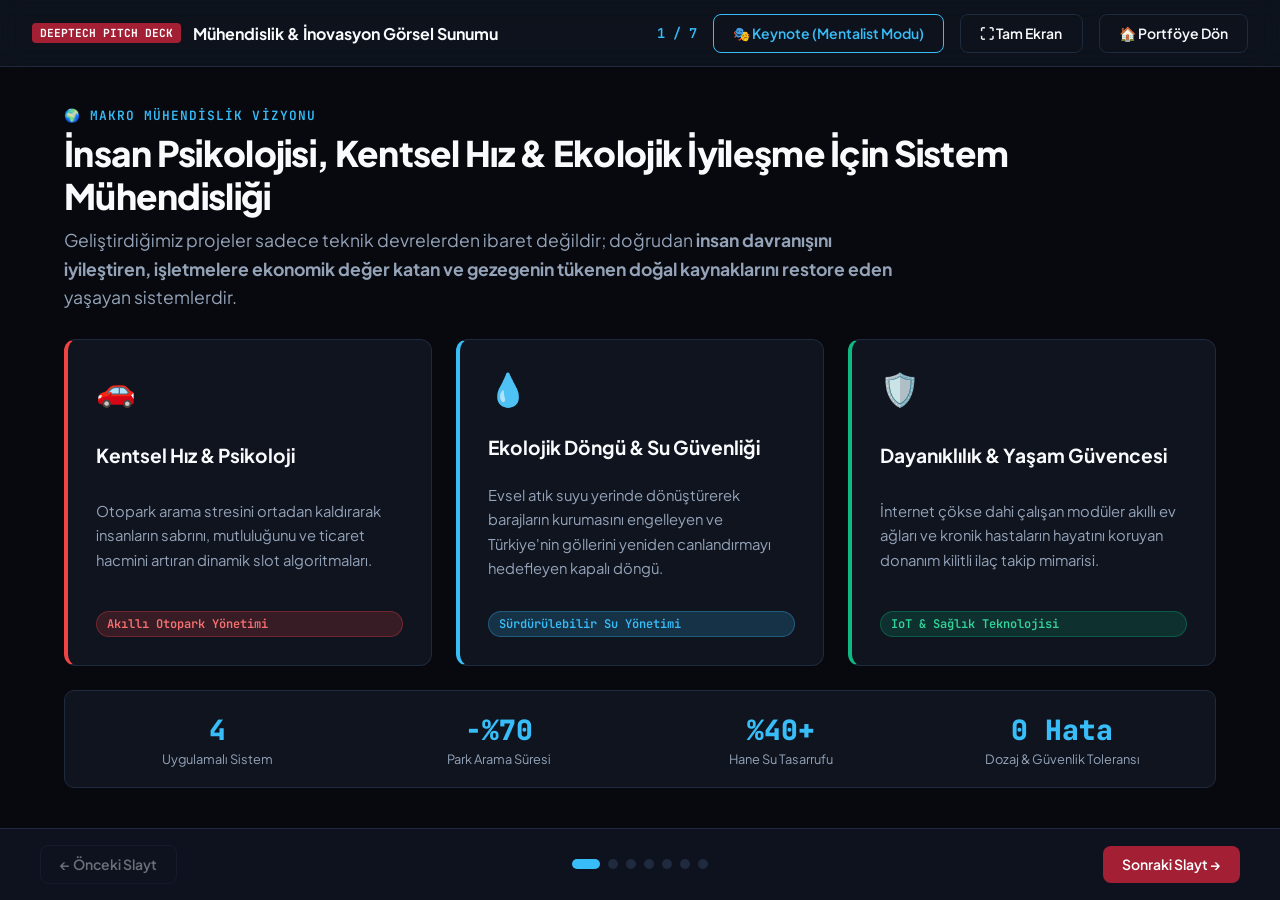
<file: presentation.html>
<!DOCTYPE html>
<html lang="tr">
<head>
  <meta charset="UTF-8">
  <meta name="viewport" content="width=device-width, initial-scale=1.0">
  <title>Mühendislik Projeleri İnteraktif Görsel Sunumu | MIT & DeepTech Showcase</title>
  <meta name="description" content="Akıllı Otopark, Evsel Su Arıtma, Modüler Akıllı Ev ve İlaç Takip projelerinin derinlemesine görsel sunumu, psikolojik analizleri, ekonomik ROI ve ekolojik kurtuluş vizyonu.">

  <!-- Google Fonts -->
  <link rel="preconnect" href="https://fonts.googleapis.com">
  <link rel="preconnect" href="https://fonts.gstatic.com" crossorigin>
  <link href="https://fonts.googleapis.com/css2?family=JetBrains+Mono:wght@400;500;600;700&family=Plus+Jakarta+Sans:wght@400;500;600;700;800&display=swap" rel="stylesheet">

  <link rel="stylesheet" href="css/presentation.css">
</head>
<body>

  <!-- Presentation Top Bar -->
  <header class="pres-navbar">
    <div class="pres-brand">
      <span class="pres-tag">DEEPTECH PITCH DECK</span>
      <span>Mühendislik & İnovasyon Görsel Sunumu</span>
    </div>

    <div class="pres-nav-controls">
      <span id="slide-counter-display" class="slide-counter">1 / 7</span>
      <a href="keynote.html" class="btn btn-outline" style="border-color: var(--pres-cyan-light); color: var(--pres-cyan-light);">🎭 Keynote (Mentalist Modu)</a>
      <button class="btn btn-outline" onclick="Presentation.toggleFullscreen()" title="Tam Ekran (F)">⛶ Tam Ekran</button>
      <a href="index.html" class="btn btn-outline">🏠 Portföye Dön</a>
    </div>
  </header>

  <!-- Slide Deck Viewport -->
  <main class="deck-container">

    <!-- ================= SLIDE 1: INTRO & VISION ================= -->
    <section class="slide active" id="slide-1">
      <div>
        <div class="slide-category">🌍 Makro Mühendislik Vizyonu</div>
        <h1 class="slide-title">İnsan Psikolojisi, Kentsel Hız & Ekolojik İyileşme İçin Sistem Mühendisliği</h1>
        <p class="slide-lead">
          Geliştirdiğimiz projeler sadece teknik devrelerden ibaret değildir; doğrudan <strong>insan davranışını iyileştiren, işletmelere ekonomik değer katan ve gezegenin tükenen doğal kaynaklarını restore eden</strong> yaşayan sistemlerdir.
        </p>
      </div>

      <div class="story-grid-3">
        <div class="story-card card-alert">
          <div class="card-header-icon">🚗</div>
          <h3 class="card-heading">Kentsel Hız & Psikoloji</h3>
          <p class="card-text">
            Otopark arama stresini ortadan kaldırarak insanların sabrını, mutluluğunu ve ticaret hacmini artıran dinamik slot algoritmaları.
          </p>
          <span class="badge-pill badge-red">Akıllı Otopark Yönetimi</span>
        </div>

        <div class="story-card card-eco">
          <div class="card-header-icon">💧</div>
          <h3 class="card-heading">Ekolojik Döngü & Su Güvenliği</h3>
          <p class="card-text">
            Evsel atık suyu yerinde dönüştürerek barajların kurumasını engelleyen ve Türkiye'nin göllerini yeniden canlandırmayı hedefleyen kapalı döngü.
          </p>
          <span class="badge-pill badge-cyan">Sürdürülebilir Su Yönetimi</span>
        </div>

        <div class="story-card card-success">
          <div class="card-header-icon">🛡️</div>
          <h3 class="card-heading">Dayanıklılık & Yaşam Güvencesi</h3>
          <p class="card-text">
            İnternet çökse dahi çalışan modüler akıllı ev ağları ve kronik hastaların hayatını koruyan donanım kilitli ilaç takip mimarisi.
          </p>
          <span class="badge-pill badge-green">IoT & Sağlık Teknolojisi</span>
        </div>
      </div>

      <div class="impact-ribbon">
        <div class="impact-item">
          <div class="impact-value">4</div>
          <div class="impact-label">Uygulamalı Sistem</div>
        </div>
        <div class="impact-item">
          <div class="impact-value">-%70</div>
          <div class="impact-label">Park Arama Süresi</div>
        </div>
        <div class="impact-item">
          <div class="impact-value">%40+</div>
          <div class="impact-label">Hane Su Tasarrufu</div>
        </div>
        <div class="impact-item">
          <div class="impact-value">0 Hata</div>
          <div class="impact-label">Dozaj & Güvenlik Toleransı</div>
        </div>
      </div>
    </section>

    <!-- ================= SLIDE 2: SMART PARKING (DEEP PSYCHOLOGICAL & ECONOMIC ANALYSIS) ================= -->
    <section class="slide" id="slide-2">
      <div>
        <div class="slide-category">🚗 SmartPark-Mega (Akıllı Otopark Yönetim Sistemi) • <span style="color: #76b900; font-weight:700;">NVIDIA Build API</span></div>
        <h2 class="slide-title">Park Stresi, Tüketici Psikolojisi ve Ticari Gelir Artışı</h2>
        <p class="slide-lead">
          Klasik otoparklar insanların sabrını tüketip alışveriş motivasyonunu yok eder. <strong>NVIDIA Build (build.nvidia.com) API</strong> destekli yoğunluk tahmini ve akıllı yönlendirme ise otoparkı işletmenin en büyük rekabet avantajına dönüştürür.
        </p>
      </div>

      <div class="story-grid-2">
        <!-- The Problem Story -->
        <div class="story-card card-alert">
          <div class="card-header-icon">😫</div>
          <h3 class="card-heading">Klasik Senaryo: "Bir Gömlek ve Pantolon İçin 45 Dakika Eziyet"</h3>
          <p class="card-text">
            Bir müşteri en yakın AVM'ye sadece bir gömlek ve pantolon almak için gidiyor. Ancak otoparka girdiğinde boş yer bulmak için 35-40 dakika boyunca koridorlarda dönüp duruyor:
          </p>
          <div class="scenario-box">
            <div class="scenario-label">MÜŞTERİ RUH HALİ & SONUÇ:</div>
            <div class="scenario-flow">
              <span class="badge-pill badge-red">Yoğun Öfke & Sabırsızlık</span> ➔
              <span class="badge-pill badge-red">Gereksiz Benzin & Zaman Kaybı</span> ➔
              <span class="badge-pill badge-red">Hemen Çıkıp Gitme İsteği</span>
            </div>
            <p class="text-sm text-muted" style="margin-top: 0.5rem;">
              <em>Sonuç:</em> Müşteri sinirlenir, alışverişi minimumda tutar ve bir dahaki sefere o AVM'yi asla tercih etmez.
            </p>
          </div>
        </div>

        <!-- The Solution & Business Impact -->
        <div class="story-card card-success">
          <div class="card-header-icon">🤩</div>
          <h3 class="card-heading">SmartPark Senaryosu: "Sıfır Stres, Mutlu Müşteri, %30 Fazla Harcama"</h3>
          <p class="card-text">
            Girişte plaka/RFID taranır; <strong>NVIDIA Build API & Dijkstra</strong> motoru anında en yakın boş slotu (Örn: Kat 2 - A4) ayırır ve bariyeri açar. Sürücü doğrudan yerine park eder:
          </p>
          <div class="scenario-box">
            <div class="scenario-label">İŞLETME KAZANCI & EKONOMİK ETKİ:</div>
            <div class="scenario-flow">
              <span class="badge-pill badge-green">30 Saniyede Park</span> ➔
              <span class="badge-pill badge-green">NVIDIA NIM Hızlı Çıkarım</span> ➔
              <span class="badge-pill badge-green">Mağazalarda %30 Fazla Harcama</span>
            </div>
            <p class="text-sm text-muted" style="margin-top: 0.5rem;">
              <em>Sonuç:</em> Müşteri park sorunu olmayan AVM'yi her zaman 1. sıraya koyar. AVM ziyaretçi trafiği ve mağaza ciroları doğrudan artar.
            </p>
          </div>
        </div>
      </div>

      <!-- Scope & Scalability -->
      <div class="scenario-box" style="margin-top: 1.25rem; display: flex; justify-content: space-between; align-items: center; flex-wrap: wrap; gap: 1rem;">
        <div>
          <strong>🏢 Geniş Kullanım Alanları:</strong> Sadece AVM'ler değil; <em>Yeni Nesil Stadyumlar (Maç çıkış krizini önler)</em>, <em>Havalimanları</em>, <em>Rezidans & Toplu Konut Siteleri</em> ve <em>Şehir Hastaneleri</em>.
        </div>
        <div style="display: flex; gap: 0.5rem;">
          <span class="badge-pill badge-green" style="border-color: #76b900; color: #76b900;">⚡ NVIDIA Build API Entegre</span>
          <span class="badge-pill badge-red">🚫 3-Strike İhlal / Ceza Motoru</span>
          <span class="badge-pill badge-green">🌱 Karbon Tasarrufu: 1.2 kg CO₂/Araç</span>
        </div>
      </div>
    </section>

    <!-- ================= SLIDE 3: WATER MANAGEMENT (ECOLOGICAL REVIVAL OF TURKEY) ================= -->
    <section class="slide" id="slide-3">
      <div>
        <div class="slide-category">💧 BiyoKalp: Kalpten İlham Alan Biyomimetik Su Geri Kazanımı • <span style="color: #76b900; font-weight:700;">NVIDIA Build API</span></div>
        <h2 class="slide-title">İnsan Kalbinin Kapakçık Mantığından Gölleri Kurtarma Vizyonuna</h2>
        <p class="slide-lead">
          İnsan kalbinin temiz ve kirli kanı odacıklar ve kapakçıklarla otonom yönlendirmesinden ilham aldık. <strong>NVIDIA Build (build.nvidia.com) API</strong> kimyasal telemetri analitiği ile filtre ömrünü ve su saflığını tahmin eder, barajlarımızın su seviyelerini korur.
        </p>
      </div>

      <div class="story-grid-3">
        <div class="story-card card-eco">
          <div class="card-header-icon">🫀</div>
          <h3 class="card-heading">1. Biyomimetik Tasarım: Kalp Kapakçıkları</h3>
          <p class="card-text">
            İnsan kalbinin ventriküler vana döngüsü gibi çalışan 3 kademeli selenoid valf grubu; suyu TDS saflığına göre rezervuara, bahçe sulamasına veya kanala yönlendirir.
          </p>
          <div class="scenario-box">
            <span class="badge-pill badge-green">Kalp Döngüsü Mantığıyla %40 Tasarruf</span>
          </div>
        </div>

        <div class="story-card card-eco">
          <div class="card-header-icon">🏞️</div>
          <h3 class="card-heading">2. Barajların Su Seviyesini Koruma</h3>
          <p class="card-text">
            Şehirlerde milyonlarca hanenin aynı suyu kapalı döngüde 2-3 kez kullanması, barajlardan çekilen tatlı su ihtiyacını yarı yarıya azaltır. Baraj doluluk oranları kritik seviyelerin üzerinde kalır.
          </p>
          <div class="scenario-box">
            <span class="badge-pill badge-cyan">Yılda Milyarlarca Metreküp Su Tasarrufu</span>
          </div>
        </div>

        <div class="story-card card-eco">
          <div class="card-header-icon">🌱</div>
          <h3 class="card-heading">3. Türkiye'nin Kuruyan Göllerini Canlandırma</h3>
          <p class="card-text">
            Yatırımların büyümesiyle evsel su çekimi azaldıkça, yeraltı su kaynakları ve nehirler beslenecek; <strong>Burdur Gölü, Eğirdir, Tuz Gölü ve Eber Gölü</strong> gibi kuraklık tehdidindeki havzalar eski ekosistem dengesine kavuşacaktır.
          </p>
          <div class="scenario-box">
            <span class="badge-pill badge-green">Ulusal Ekolojik Restorasyon</span>
          </div>
        </div>
      </div>

      <div class="impact-ribbon">
        <div class="impact-item">
          <div class="impact-value">4.5 L/dk</div>
          <div class="impact-label">Geri Kazanım Hızı</div>
        </div>
        <div class="impact-item">
          <div class="impact-value">>%75</div>
          <div class="impact-label">TDS Partikül Filtrasyonu</div>
        </div>
        <div class="impact-item">
          <div class="impact-value">NVIDIA Build</div>
          <div class="impact-label">Kimyasal Analiz & Kestirim</div>
        </div>
        <div class="impact-item">
          <div class="impact-value">Biyomimetik</div>
          <div class="impact-label">İnsan Kalbi Modeli</div>
        </div>
      </div>
    </section>

    <!-- ================= SLIDE 4: MODULAR SMART HOME (RESILIENCE & MESH) ================= -->
    <section class="slide" id="slide-4">
      <div>
        <div class="slide-category">🏠 Aura Smart Home OS: Modüler Akıllı Ev • <span style="color: #76b900; font-weight:700;">NVIDIA Build API</span></div>
        <h2 class="slide-title">İnternet Çökse Bile Kesintisiz Çalışan Dağıtık IoT Ağı (ESP-NOW Mesh + NVIDIA AI)</h2>
        <p class="slide-lead">
          Geleneksel akıllı evler internet kesildiğinde işlevsiz kalır. Geliştirdiğimiz modüler ESP-NOW mimarisi yerelde kesintisiz çalışırken, <strong>NVIDIA Build (build.nvidia.com) API</strong> bulutta enerji paternlerini ve doğal dil senaryolarını akıllı bir copilot gibi yönetir.
        </p>
      </div>

      <div class="story-grid-2">
        <div class="story-card card-alert">
          <div class="card-header-icon">⚠️</div>
          <h3 class="card-heading">Merkezi Akıllı Evlerin Tehlikesi (Single Point of Failure)</h3>
          <p class="card-text">
            Deprem, fırtına veya altyapı arızasında internet koptuğunda ya da ana hub bozulduğunda hiçbir sensör çalışmaz. Mutfakta gaz kaçağı veya yangın çıksa bile sistem vanayı kapatamaz, alarm çalamaz.
          </p>
          <div class="scenario-box">
            <span class="badge-pill badge-red">İnternet Yok = Sıfır Güvenlik & Yüksek Risk</span>
          </div>
        </div>

        <div class="story-card card-success">
          <div class="card-header-icon">🛡️</div>
          <h3 class="card-heading">Bizim Çözümümüz: "Self-Healing Mesh + NVIDIA AI Copilot"</h3>
          <p class="card-text">
            Her oda bağımsız bir zekaya sahiptir. Mutfaktaki MQ-2 sensörü gaz algıladığında 8.2 ms'de yerel elektriği keser. Buluta bağlandığında ise NVIDIA Build API tüm evin enerji ve güvenlik davranışlarını optimize eder:
          </p>
          <div class="scenario-box">
            <span class="badge-pill badge-green">8.2 ms Yerel Tahliye + NVIDIA Akıllı Analiz</span>
          </div>
        </div>
      </div>

      <div class="impact-ribbon">
        <div class="impact-item">
          <div class="impact-value">%99.98</div>
          <div class="impact-label">Yerel Ağ Uptime</div>
        </div>
        <div class="impact-item">
          <div class="impact-value">NVIDIA NIM</div>
          <div class="impact-label">Bulut AI Copilot</div>
        </div>
        <div class="impact-item">
          <div class="impact-value">32 Modül</div>
          <div class="impact-label">Ölçeklenebilir Düğüm Kapasitesi</div>
        </div>
        <div class="impact-item">
          <div class="impact-value">< 50 ms</div>
          <div class="impact-label">Acil Durum Kesme Hızı</div>
        </div>
      </div>
    </section>

    <!-- ================= SLIDE 5: SMART MEDICATION (HEALTHTECH & PATIENT ADHERENCE) ================= -->
    <section class="slide" id="slide-5">
      <div>
        <div class="slide-category">💊 CareMed-AI: Akıllı İlaç Takip & Dozaj Güvenliği • <span class="badge-pill badge-cyan">Zero-Cloud Air Gap</span></div>
        <h2 class="slide-title">Kronik Hastalarda İlaç Uyumsuzluğunu ve Hayati Riskleri Sıfırlama</h2>
        <p class="slide-lead">
          Dünya Sağlık Örgütü (WHO) verilerine göre kronik hastaların %50'si ilaçlarını yanlış veya eksik almakta, bu durum her yıl milyarlarca dolarlık acil servis masrafına ve can kayıplarına yol açmaktadır.
        </p>
      </div>

      <div class="story-grid-3">
        <div class="story-card card-alert">
          <div class="card-header-icon">⏰</div>
          <h3 class="card-heading">1. Unutkanlık & Çift Dozaj Engeli</h3>
          <p class="card-text">
            Yaşlı ve kronik hastalar ilacı alıp almadığını unutup ikinci kez alarak zehirlenme riski yaşarlar. Sistem, zamanı gelmeyen hazneleri mekanik step motor ve kilitle fiziksel olarak kilitli tutar.
          </p>
          <div class="scenario-box">
            <span class="badge-pill badge-green">%0.00 Yanlış Dozaj Hata Payı</span>
          </div>
        </div>

        <div class="story-card card-success">
          <div class="card-header-icon">📲</div>
          <h3 class="card-heading">2. Refakatçiye Acil Eskalasyon (SMS / Push)</h3>
          <p class="card-text">
            İlaç zamanında alınmazsa önce sesli/titreşimli alarm çalar. 15 dakika içinde dokunmatik sensörle onay verilmezse refakatçinin ve doktorun telefonuna anında acil durum uyarısı iletilir.
          </p>
          <div class="scenario-box">
            <span class="badge-pill badge-red">< 2.5 sn Acil Bildirim Hızı</span>
          </div>
        </div>

        <div class="story-card card-success">
          <div class="card-header-icon">📊</div>
          <h3 class="card-heading">3. Uyum Skorlama & Sağlık Analitiği</h3>
          <p class="card-text">
            Hastanın günlük ve aylık ilaç alma disiplini kaydedilerek doktora grafiksel hasta uyum raporu sunulur; gereksiz hastane yatışlarının önüne geçilir.
          </p>
          <div class="scenario-box">
            <span class="badge-pill badge-cyan">%98.5 Ölçümlenen Uyum Başarısı</span>
          </div>
        </div>
      </div>

      <div class="impact-ribbon">
        <div class="impact-item">
          <div class="impact-value">DS3231 RTC</div>
          <div class="impact-label">Yüksek Hassasiyetli Zamanlayıcı</div>
        </div>
        <div class="impact-item">
          <div class="impact-value">4 Bölmeli</div>
          <div class="impact-label">Korumalı Döner Hazne</div>
        </div>
        <div class="impact-item">
          <div class="impact-value">14+ Gün</div>
          <div class="impact-label">Deep-Sleep Pil Ömrü</div>
        </div>
        <div class="impact-item">
          <div class="impact-value">Sıfır Hata</div>
          <div class="impact-label">Fiziksel Kilit Güvenliği</div>
        </div>
      </div>
    </section>

    <!-- ================= SLIDE 6: DORMOS SMART CAMPUS (FAULT-TOLERANT LIVING OS) ================= -->
    <section class="slide" id="slide-6">
      <div>
        <div class="slide-category">🌟 DormOS: Akıllı Yurt Ekosistemi (Öne Çıkan Ana Proje) • <span style="color: #76b900; font-weight:700;">NVIDIA Build API</span></div>
        <h2 class="slide-title">10.1" PoE Duvar Panelleri, Kamerasız Edge AI ve NVIDIA Destekli Kampüs Zekası</h2>
        <p class="slide-lead">
          Öne çıkan ana sistem: Üniversite yurtlarındaki dağınık ve manuel süreçleri tek bir çatı altında toplayan; mahremiyet dostu TinyML ses yapay zekası, <strong>NVIDIA Build (build.nvidia.com) API</strong> olay analiz motoru ve 1.95 yıllık endüstriyel ROI sunan akıllı kampüs işletim sistemi.
        </p>
      </div>

      <div class="story-grid-3">
        <div class="story-card card-alert">
          <div class="card-header-icon">🎙️</div>
          <h3 class="card-heading">1. Kamerasız Edge AI + NVIDIA Bulut Akıl Yürütme</h3>
          <p class="card-text">
            Yurt odasında kamera kaydı olmadan, sadece cihaz üstünde çalışan TinyML akustik yapay zekası ve buluttaki <strong>NVIDIA Build API</strong> güvenlik brifinglerini otomatik çıkarır; 15 saniyelik insani doğrulama katmanı ile sahte alarmları %99 oranında eler.
          </p>
          <div class="scenario-box">
            <span class="badge-pill badge-green">%100 Mahremiyet + NVIDIA NIM</span>
          </div>
        </div>

        <div class="story-card card-success">
          <div class="card-header-icon">🛡️</div>
          <h3 class="card-heading">2. Askeri Standartta 85ms Mesh Yedekleme</h3>
          <p class="card-text">
            Bina genelinde internet veya elektrik tamamen kopsa bile, sistem 85 milisaniyede odadan odaya sekerek (Node-Hopping) Thread/ESP-NOW telsiz dalgası ağı kurar ve lobiye acil sinyali ulaştırır.
          </p>
          <div class="scenario-box">
            <span class="badge-pill badge-cyan">3 Katmanlı Çökmez Ağ</span>
          </div>
        </div>

        <div class="story-card card-eco">
          <div class="card-header-icon">💼</div>
          <h3 class="card-heading">3. 1.95 Yıl Amorti (Harvey Specter ROI)</h3>
          <p class="card-text">
            50 odalı bir yurtta 46.150 USD bütçe ile kurulan sistem; su ve elektrik kaçaklarını engelleyip yılda 14 ton plastik pet şişe israfını sıfırlayarak yıllık 1.130.000 TL net tasarruf üretir.
          </p>
          <div class="scenario-box">
            <span class="badge-pill badge-green">1.95 Yılda %100 Geri Dönüş</span>
          </div>
        </div>
      </div>

      <div class="impact-ribbon">
        <div class="impact-item">
          <div class="impact-value">85 ms</div>
          <div class="impact-label">Mesh Failover Hızı</div>
        </div>
        <div class="impact-item">
          <div class="impact-value">NVIDIA Build</div>
          <div class="impact-label">Kampüs Analitik Zekası</div>
        </div>
        <div class="impact-item">
          <div class="impact-value">1.95 Yıl</div>
          <div class="impact-label">Sermaye Amorti Süresi</div>
        </div>
        <div class="impact-item">
          <div class="impact-value">14 Ton</div>
          <div class="impact-label">Yıllık Plastik Tasarrufu</div>
        </div>
      </div>
    </section>

    <!-- ================= SLIDE 7: SUMMARY & MIT AMBITION ================= -->
    <section class="slide" id="slide-7">
      <div>
        <div class="slide-category">🎯 Özet & Sonuç</div>
        <h2 class="slide-title">MIT Standartlarında Mühendislik: Problemden Çözüme, Fikirden Geleceğe</h2>
        <p class="slide-lead">
          Bu 5 proje; modern bir Sistem Mimarı bakış açısıyla tasarlanmış, <strong>4 kritik projede NVIDIA Build (build.nvidia.com) GPU Yapay Zeka Hızlandırması</strong> ile güçlendirilmiş ve insan hayatına doğrudan dokunan mühendislik ekosistemleridir.
        </p>
      </div>

      <div class="story-grid-2">
        <div class="story-card card-eco">
          <div class="card-header-icon">🏛️</div>
          <h3 class="card-heading">MIT "Mens et Manus" Felsefesi</h3>
          <p class="card-text">
            Teoriyi masada bırakmayıp fiziksel devrelerle, sensörlerle ve çalışan prototiplerle gerçeğe dönüştürdük. Problemleri kökünden tespit edip sistem mimarilerini inşa ettik.
          </p>
          <div class="scenario-box">
            <strong>Hedef:</strong> MIT EECS ve İnovasyon Laboratuvarlarında sürdürülebilir akıllı şehirler, yurtlar ve IoT sistemleri geliştirmek.
          </div>
        </div>

        <div class="story-card card-success">
          <div class="card-header-icon">🤝</div>
          <h3 class="card-heading">Human-AI Co-Engineering & NVIDIA Continuum</h3>
          <p class="card-text">
            Uçta (Edge) mikrodenetleyiciler ve sensör füzyonu, bulutta ise <strong>NVIDIA Build (NIM)</strong> modelleri çalışmaktadır. İlaç projesinde ise hayat-kritik güvenlik için kasıtlı olarak sıfır bulut / %100 yerel donanım kilidi tercih edilmiştir.
          </p>
          <div class="scenario-box">
            <strong>Mimari Strateji:</strong> Gereken yerde yüksek GPU zekası (NVIDIA), gereken yerde ise bağımsız yerel donanım güvenliği.
          </div>
        </div>
      </div>

      <div style="display: flex; gap: 1rem; margin-top: 1.5rem; justify-content: flex-end; align-items: center;">
        <a href="index.html" class="btn btn-primary">
          🚀 İnteraktif Portföyü Keşfet (Canlı Simülatörler) ↗
        </a>
        <a href="https://github.com/Arda1218-a" target="_blank" rel="noreferrer" class="btn btn-outline">
          📂 Tüm GitHub Repolarını İncele (Arda1218-a) ↗
        </a>
      </div>
    </section>

  </main>

  <!-- Presentation Bottom Navigation Bar -->
  <footer class="deck-footer">
    <button id="pres-prev-btn" class="btn btn-outline">← Önceki Slayt</button>

    <div id="slide-dots-container" class="slide-dots">
      <!-- Generated dynamically -->
    </div>

    <button id="pres-next-btn" class="btn btn-primary">Sonraki Slayt →</button>
  </footer>

  <script src="js/presentation.js"></script>
</body>
</html>
</file>
<file: css/portfolio.css>
/* ==========================================================================
   PORTFOLIO DESIGN SYSTEM & STYLESHEET
   Aesthetics: Engineering Rigor, Modern Academic Polish, Clean Contrast
   Typography: Plus Jakarta Sans / JetBrains Mono
   ========================================================================== */

:root {
  /* Dark Mode Default Tokens */
  --bg-primary: #0a0d14;
  --bg-secondary: #111622;
  --bg-tertiary: #182030;
  --bg-surface: #141b2a;
  --bg-surface-hover: #1c263c;
  
  --border-subtle: #232d42;
  --border-strong: #334155;
  --border-highlight: #475569;

  --text-main: #f1f5f9;
  --text-muted: #94a3b8;
  --text-dim: #64748b;

  --mit-crimson: #a31f34;
  --mit-crimson-light: #c92a42;
  --mit-crimson-soft: rgba(163, 31, 52, 0.15);

  --accent-cyan: #0284c7;
  --accent-cyan-light: #38bdf8;
  --accent-cyan-soft: rgba(56, 189, 248, 0.12);

  --accent-green: #10b981;
  --accent-green-soft: rgba(16, 185, 129, 0.12);

  --accent-amber: #f59e0b;
  --accent-amber-soft: rgba(245, 158, 11, 0.12);

  --accent-red: #ef4444;
  --accent-red-soft: rgba(239, 68, 68, 0.15);

  --font-sans: 'Plus Jakarta Sans', -apple-system, BlinkMacSystemFont, 'Segoe UI', Roboto, sans-serif;
  --font-mono: 'JetBrains Mono', 'Fira Code', monospace;

  --shadow-sm: 0 1px 2px 0 rgba(0, 0, 0, 0.25);
  --shadow-md: 0 4px 12px -2px rgba(0, 0, 0, 0.35);
  --shadow-lg: 0 12px 32px -4px rgba(0, 0, 0, 0.45);

  --radius-sm: 6px;
  --radius-md: 10px;
  --radius-lg: 14px;
  --radius-full: 9999px;

  --transition-fast: 0.15s ease;
  --transition-normal: 0.25s ease;
}

[data-theme="light"] {
  --bg-primary: #f8fafc;
  --bg-secondary: #ffffff;
  --bg-tertiary: #f1f5f9;
  --bg-surface: #ffffff;
  --bg-surface-hover: #f1f5f9;

  --border-subtle: #e2e8f0;
  --border-strong: #cbd5e1;
  --border-highlight: #94a3b8;

  --text-main: #0f172a;
  --text-muted: #475569;
  --text-dim: #94a3b8;

  --shadow-sm: 0 1px 3px rgba(0, 0, 0, 0.05);
  --shadow-md: 0 4px 12px rgba(0, 0, 0, 0.08);
  --shadow-lg: 0 12px 24px rgba(0, 0, 0, 0.1);
}

/* Base & Reset */
*, *::before, *::after {
  box-sizing: border-box;
  margin: 0;
  padding: 0;
}

html {
  scroll-behavior: smooth;
  font-size: 16px;
}

body {
  font-family: var(--font-sans);
  background-color: var(--bg-primary);
  color: var(--text-main);
  line-height: 1.6;
  -webkit-font-smoothing: antialiased;
  overflow-x: hidden;
}

a {
  color: inherit;
  text-decoration: none;
}

button {
  font-family: inherit;
  cursor: pointer;
  border: none;
  background: none;
}

/* Container */
.container {
  width: 100%;
  max-width: 1200px;
  margin: 0 auto;
  padding: 0 1.5rem;
}

/* Navigation Bar */
.navbar {
  position: sticky;
  top: 0;
  z-index: 1000;
  background: rgba(10, 13, 20, 0.85);
  backdrop-filter: blur(12px);
  -webkit-backdrop-filter: blur(12px);
  border-bottom: 1px solid var(--border-subtle);
  transition: background-color var(--transition-normal);
}

[data-theme="light"] .navbar {
  background: rgba(248, 250, 252, 0.9);
}

.nav-container {
  display: flex;
  align-items: center;
  justify-content: space-between;
  height: 72px;
}

.nav-brand {
  display: flex;
  align-items: center;
  gap: 0.75rem;
  font-weight: 700;
  font-size: 1.125rem;
  letter-spacing: -0.02em;
}

.nav-logo-badge {
  background: var(--mit-crimson);
  color: #fff;
  font-family: var(--font-mono);
  font-size: 0.75rem;
  font-weight: 700;
  padding: 0.25rem 0.5rem;
  border-radius: var(--radius-sm);
  letter-spacing: 0.05em;
}

.nav-links {
  display: flex;
  align-items: center;
  gap: 1.75rem;
  list-style: none;
}

.nav-links a {
  color: var(--text-muted);
  font-size: 0.925rem;
  font-weight: 500;
  transition: color var(--transition-fast);
}

.nav-links a:hover,
.nav-links a.active {
  color: var(--text-main);
}

.nav-actions {
  display: flex;
  align-items: center;
  gap: 0.75rem;
}

/* Control Buttons */
.btn-icon {
  display: inline-flex;
  align-items: center;
  justify-content: center;
  width: 38px;
  height: 38px;
  border-radius: var(--radius-md);
  background: var(--bg-surface);
  border: 1px solid var(--border-subtle);
  color: var(--text-main);
  transition: all var(--transition-fast);
}

.btn-icon:hover {
  background: var(--bg-surface-hover);
  border-color: var(--border-strong);
}

.btn-lang {
  font-family: var(--font-mono);
  font-size: 0.8rem;
  font-weight: 600;
  padding: 0.35rem 0.75rem;
  border-radius: var(--radius-md);
  background: var(--bg-surface);
  border: 1px solid var(--border-subtle);
  color: var(--text-main);
  transition: all var(--transition-fast);
}

.btn-lang:hover {
  border-color: var(--border-strong);
}

/* Buttons */
.btn {
  display: inline-flex;
  align-items: center;
  justify-content: center;
  gap: 0.5rem;
  padding: 0.65rem 1.25rem;
  font-size: 0.9rem;
  font-weight: 600;
  border-radius: var(--radius-md);
  transition: all var(--transition-fast);
  white-space: nowrap;
}

.btn-primary {
  background: var(--mit-crimson);
  color: #ffffff;
}

.btn-primary:hover {
  background: var(--mit-crimson-light);
  transform: translateY(-1px);
  box-shadow: var(--shadow-md);
}

.btn-outline {
  background: var(--bg-surface);
  border: 1px solid var(--border-subtle);
  color: var(--text-main);
}

.btn-outline:hover {
  background: var(--bg-surface-hover);
  border-color: var(--border-strong);
}

.btn-sm {
  padding: 0.4rem 0.85rem;
  font-size: 0.8rem;
}

.btn-pulse {
  animation: pulse-border 1.8s infinite;
}

@keyframes pulse-border {
  0% { box-shadow: 0 0 0 0 rgba(163, 31, 52, 0.7); }
  70% { box-shadow: 0 0 0 10px rgba(163, 31, 52, 0); }
  100% { box-shadow: 0 0 0 0 rgba(163, 31, 52, 0); }
}

/* Hero Section */
.hero {
  padding: 5rem 0 3.5rem;
  border-bottom: 1px solid var(--border-subtle);
  position: relative;
}

.hero-content {
  max-width: 860px;
}

.hero-tag {
  display: inline-flex;
  align-items: center;
  gap: 0.5rem;
  font-family: var(--font-mono);
  font-size: 0.825rem;
  font-weight: 600;
  color: var(--accent-cyan-light);
  background: var(--accent-cyan-soft);
  padding: 0.35rem 0.85rem;
  border-radius: var(--radius-full);
  margin-bottom: 1.25rem;
  border: 1px solid rgba(56, 189, 248, 0.2);
}

.hero-title {
  font-size: 2.75rem;
  font-weight: 800;
  line-height: 1.15;
  letter-spacing: -0.03em;
  margin-bottom: 1.25rem;
  color: var(--text-main);
}

.hero-subtitle {
  font-size: 1.15rem;
  color: var(--text-muted);
  line-height: 1.7;
  margin-bottom: 2rem;
  max-width: 780px;
}

.hero-actions {
  display: flex;
  flex-wrap: wrap;
  gap: 1rem;
  margin-bottom: 3rem;
}

.hero-metrics-strip {
  display: grid;
  grid-template-columns: repeat(4, 1fr);
  gap: 1rem;
  padding-top: 2rem;
  border-top: 1px solid var(--border-subtle);
}

.metric-card {
  background: var(--bg-surface);
  border: 1px solid var(--border-subtle);
  padding: 1.25rem;
  border-radius: var(--radius-md);
  transition: transform var(--transition-fast);
}

.metric-card:hover {
  transform: translateY(-2px);
  border-color: var(--border-strong);
}

.metric-value {
  font-family: var(--font-mono);
  font-size: 1.75rem;
  font-weight: 700;
  color: var(--text-main);
  margin-bottom: 0.25rem;
}

.metric-label {
  font-size: 0.825rem;
  color: var(--text-muted);
  font-weight: 500;
}

/* AI-Orchestration Philosophy Banner */
.philosophy-section {
  padding: 3rem 0;
  background: var(--bg-secondary);
  border-bottom: 1px solid var(--border-subtle);
}

.philosophy-box {
  background: var(--bg-surface);
  border: 1px solid var(--border-subtle);
  border-left: 4px solid var(--mit-crimson);
  border-radius: var(--radius-md);
  padding: 1.75rem 2rem;
}

.philosophy-header {
  display: flex;
  align-items: center;
  gap: 0.75rem;
  margin-bottom: 0.85rem;
}

.philosophy-badge {
  font-family: var(--font-mono);
  font-size: 0.75rem;
  font-weight: 700;
  text-transform: uppercase;
  color: var(--mit-crimson-light);
  background: var(--mit-crimson-soft);
  padding: 0.2rem 0.6rem;
  border-radius: var(--radius-sm);
}

.philosophy-title {
  font-size: 1.25rem;
  font-weight: 700;
}

.philosophy-text {
  color: var(--text-muted);
  font-size: 0.95rem;
  line-height: 1.7;
  margin-bottom: 1.25rem;
}

.philosophy-division-grid {
  display: grid;
  grid-template-columns: 1fr 1fr;
  gap: 1.25rem;
  padding-top: 1rem;
  border-top: 1px dashed var(--border-subtle);
}

.division-col {
  background: var(--bg-tertiary);
  padding: 1rem 1.25rem;
  border-radius: var(--radius-sm);
  border: 1px solid var(--border-subtle);
}

.division-title {
  display: flex;
  align-items: center;
  gap: 0.5rem;
  font-weight: 700;
  font-size: 0.9rem;
  margin-bottom: 0.5rem;
}

.division-list {
  list-style: none;
  font-size: 0.85rem;
  color: var(--text-muted);
  display: flex;
  flex-direction: column;
  gap: 0.35rem;
}

.division-list li::before {
  content: "• ";
  color: var(--text-dim);
}

/* Sections */
.section {
  padding: 4.5rem 0;
  border-bottom: 1px solid var(--border-subtle);
}

.section-header {
  margin-bottom: 2.75rem;
}

.section-tag {
  font-family: var(--font-mono);
  font-size: 0.8rem;
  font-weight: 600;
  color: var(--accent-cyan-light);
  text-transform: uppercase;
  letter-spacing: 0.06em;
  display: block;
  margin-bottom: 0.5rem;
}

.section-title {
  font-size: 2rem;
  font-weight: 800;
  letter-spacing: -0.02em;
  margin-bottom: 0.75rem;
}

.section-subtitle {
  font-size: 1rem;
  color: var(--text-muted);
  max-width: 650px;
}

/* Projects Grid */
.projects-grid {
  display: grid;
  grid-template-columns: repeat(2, 1fr);
  gap: 1.75rem;
}

.project-card {
  background: var(--bg-surface);
  border: 1px solid var(--border-subtle);
  border-radius: var(--radius-lg);
  padding: 1.75rem;
  display: flex;
  flex-direction: column;
  justify-content: space-between;
  transition: all var(--transition-normal);
  position: relative;
}

.project-card:hover {
  transform: translateY(-3px);
  border-color: var(--border-strong);
  box-shadow: var(--shadow-lg);
}

.project-top {
  margin-bottom: 1.25rem;
}

.project-badge-row {
  display: flex;
  align-items: center;
  justify-content: space-between;
  margin-bottom: 0.85rem;
}

.project-category {
  font-family: var(--font-mono);
  font-size: 0.75rem;
  color: var(--accent-cyan-light);
  font-weight: 600;
}

.project-tag-pill {
  font-size: 0.7rem;
  font-weight: 600;
  background: var(--bg-tertiary);
  color: var(--text-muted);
  padding: 0.2rem 0.5rem;
  border-radius: var(--radius-sm);
  border: 1px solid var(--border-subtle);
}

.project-title {
  font-size: 1.25rem;
  font-weight: 700;
  line-height: 1.35;
  margin-bottom: 0.75rem;
}

.project-desc {
  font-size: 0.9rem;
  color: var(--text-muted);
  line-height: 1.6;
  margin-bottom: 1.25rem;
}

.project-metrics-row {
  display: grid;
  grid-template-columns: repeat(2, 1fr);
  gap: 0.75rem;
  background: var(--bg-secondary);
  padding: 0.85rem;
  border-radius: var(--radius-md);
  margin-bottom: 1.25rem;
  border: 1px solid var(--border-subtle);
}

.p-metric {
  display: flex;
  flex-direction: column;
}

.p-metric-val {
  font-family: var(--font-mono);
  font-weight: 700;
  font-size: 1.1rem;
  color: var(--text-main);
}

.p-metric-lbl {
  font-size: 0.75rem;
  color: var(--text-muted);
}

.project-tech-tags {
  display: flex;
  flex-wrap: wrap;
  gap: 0.4rem;
  margin-bottom: 1.5rem;
}

.tech-pill {
  font-family: var(--font-mono);
  font-size: 0.725rem;
  background: var(--bg-tertiary);
  color: var(--text-muted);
  padding: 0.2rem 0.55rem;
  border-radius: var(--radius-sm);
  border: 1px solid var(--border-subtle);
}

.project-footer {
  display: flex;
  align-items: center;
  justify-content: space-between;
  gap: 0.75rem;
  padding-top: 1rem;
  border-top: 1px solid var(--border-subtle);
}

/* Simulation Lab Tabs */
.sim-tabs-nav {
  display: flex;
  gap: 0.5rem;
  overflow-x: auto;
  padding-bottom: 1rem;
  margin-bottom: 1.5rem;
  border-bottom: 1px solid var(--border-subtle);
}

.sim-tab-btn {
  display: flex;
  align-items: center;
  gap: 0.5rem;
  padding: 0.65rem 1.25rem;
  font-size: 0.9rem;
  font-weight: 600;
  border-radius: var(--radius-md);
  background: var(--bg-surface);
  border: 1px solid var(--border-subtle);
  color: var(--text-muted);
  transition: all var(--transition-fast);
  white-space: nowrap;
}

.sim-tab-btn.active {
  background: var(--mit-crimson);
  color: #fff;
  border-color: var(--mit-crimson);
}

.sim-tab-pane {
  display: none;
}

.sim-tab-pane.active {
  display: block;
}

/* Simulation Card Elements */
.sim-card {
  background: var(--bg-surface);
  border: 1px solid var(--border-subtle);
  border-radius: var(--radius-lg);
  padding: 2rem;
}

.sim-header {
  display: flex;
  align-items: center;
  justify-content: space-between;
  flex-wrap: wrap;
  gap: 1rem;
  margin-bottom: 1.75rem;
  padding-bottom: 1.25rem;
  border-bottom: 1px solid var(--border-subtle);
}

.sim-title {
  display: flex;
  align-items: center;
  gap: 1rem;
}

.sim-icon {
  font-size: 2rem;
}

.sim-grid-2 {
  display: grid;
  grid-template-columns: 1fr 1.1fr;
  gap: 2rem;
}

.sim-controls {
  display: flex;
  flex-direction: column;
  gap: 1.25rem;
}

.control-group {
  display: flex;
  flex-direction: column;
  gap: 0.5rem;
}

.control-label {
  display: flex;
  justify-content: space-between;
  font-size: 0.875rem;
}

.slider {
  -webkit-appearance: none;
  width: 100%;
  height: 6px;
  border-radius: 3px;
  background: var(--bg-tertiary);
  outline: none;
}

.slider::-webkit-slider-thumb {
  -webkit-appearance: none;
  width: 18px;
  height: 18px;
  border-radius: 50%;
  background: var(--mit-crimson);
  cursor: pointer;
  border: 2px solid #fff;
}

.sim-action-row,
.sim-action-bar {
  display: flex;
  flex-wrap: wrap;
  gap: 0.5rem;
  margin-top: 1rem;
  align-items: center;
}

.water-pipeline {
  display: flex;
  align-items: center;
  justify-content: space-between;
  background: var(--bg-secondary);
  padding: 1.5rem;
  border-radius: var(--radius-md);
  border: 1px solid var(--border-subtle);
  margin-bottom: 1.25rem;
}

.pipe-node {
  flex: 1;
  padding: 1rem;
  border-radius: var(--radius-sm);
  background: var(--bg-surface);
  border: 1px solid var(--border-subtle);
  text-align: center;
}

.node-active { border-color: var(--accent-cyan); }
.node-success { border-color: var(--accent-green); }
.node-alert { border-color: var(--accent-red); background: var(--accent-red-soft); }
.node-bypass { border-color: var(--accent-amber); }

.node-tag {
  display: block;
  font-weight: 700;
  font-size: 0.8rem;
  margin-bottom: 0.35rem;
}

.telemetry-readout {
  font-family: var(--font-mono);
  font-size: 0.75rem;
  color: var(--text-muted);
}

.pipe-flow-arrow {
  font-size: 1.5rem;
  padding: 0 0.75rem;
  color: var(--accent-cyan-light);
}

.metric-mini-grid {
  display: grid;
  grid-template-columns: 1fr 1fr;
  gap: 1rem;
}

.metric-mini-box {
  background: var(--bg-secondary);
  padding: 1rem;
  border-radius: var(--radius-md);
  border: 1px solid var(--border-subtle);
  text-align: center;
}

.metric-mini-val {
  font-family: var(--font-mono);
  font-size: 1.5rem;
  font-weight: 700;
}

.metric-mini-lbl {
  font-size: 0.75rem;
  color: var(--text-muted);
}

/* Smart Home Nodes in Sim */
.home-nodes-grid {
  display: grid;
  grid-template-columns: repeat(4, 1fr);
  gap: 1rem;
  margin-bottom: 1.5rem;
}

.node-card {
  background: var(--bg-secondary);
  border: 1px solid var(--border-subtle);
  border-radius: var(--radius-md);
  padding: 1rem;
}

.node-card-alert {
  border-color: var(--accent-red);
  background: var(--accent-red-soft);
}

.node-card-top {
  display: flex;
  align-items: center;
  justify-content: space-between;
  margin-bottom: 0.75rem;
}

.node-name {
  font-size: 0.825rem;
  font-weight: 700;
}

.status-dot {
  width: 8px;
  height: 8px;
  border-radius: 50%;
}

.dot-green { background: var(--accent-green); box-shadow: 0 0 6px var(--accent-green); }
.dot-red { background: var(--accent-red); box-shadow: 0 0 6px var(--accent-red); }

.node-stats {
  font-size: 0.75rem;
  color: var(--text-muted);
  display: flex;
  flex-direction: column;
  gap: 0.25rem;
}

/* Parking Layout */
.parking-lot-layout {
  margin-bottom: 1.5rem;
}

.parking-entry-gate {
  background: var(--bg-secondary);
  border: 1px solid var(--border-subtle);
  padding: 0.75rem 1.25rem;
  border-radius: var(--radius-md);
  font-family: var(--font-mono);
  font-size: 0.8rem;
  margin-bottom: 1rem;
  font-weight: 600;
  display: flex;
  align-items: center;
  gap: 0.75rem;
}

.barrier-open { border-color: var(--accent-green); color: var(--accent-green); }
.barrier-closed { border-color: var(--accent-red); color: var(--text-muted); }

.parking-grid {
  display: grid;
  grid-template-columns: repeat(4, 1fr);
  gap: 1rem;
}

.parking-slot {
  background: var(--bg-secondary);
  border: 2px dashed var(--border-subtle);
  border-radius: var(--radius-md);
  padding: 1.25rem 1rem;
  text-align: center;
  cursor: pointer;
  transition: all var(--transition-fast);
  position: relative;
}

.slot-occupied {
  border-style: solid;
  border-color: var(--border-strong);
  background: var(--bg-tertiary);
}

.slot-free {
  border-color: var(--accent-green);
  background: var(--accent-green-soft);
}

.slot-assigned-pulse {
  animation: pulse-slot 1.2s infinite alternate;
  border-color: var(--accent-cyan-light);
}

@keyframes pulse-slot {
  from { transform: scale(1); box-shadow: 0 0 0 rgba(56, 189, 248, 0.4); }
  to { transform: scale(1.03); box-shadow: 0 0 14px rgba(56, 189, 248, 0.7); }
}

.slot-badge {
  font-family: var(--font-mono);
  font-size: 0.75rem;
  font-weight: 700;
  color: var(--text-dim);
  margin-bottom: 0.25rem;
}

.slot-icon { font-size: 1.75rem; margin-bottom: 0.25rem; }

.slot-details {
  font-size: 0.75rem;
  font-weight: 600;
}

.assigned-tag {
  position: absolute;
  top: -8px;
  left: 50%;
  transform: translateX(-50%);
  background: var(--accent-cyan);
  color: #fff;
  font-size: 0.65rem;
  font-weight: 700;
  padding: 0.1rem 0.4rem;
  border-radius: var(--radius-sm);
}

/* Medication Schedule */
.med-schedule-grid {
  display: grid;
  grid-template-columns: repeat(4, 1fr);
  gap: 1rem;
  margin-bottom: 1.5rem;
}

.med-slot-card {
  background: var(--bg-secondary);
  border: 1px solid var(--border-subtle);
  border-radius: var(--radius-md);
  padding: 1.25rem;
}

.med-done { border-color: var(--accent-green); }
.med-due { border-color: var(--mit-crimson); background: var(--mit-crimson-soft); animation: pulse-border 1.5s infinite; }
.med-pending { border-color: var(--border-subtle); }

.med-time-header {
  display: flex;
  justify-content: space-between;
  align-items: center;
  margin-bottom: 0.5rem;
}

.med-clock {
  font-family: var(--font-mono);
  font-size: 0.8rem;
  font-weight: 700;
}

.med-status-tag {
  font-size: 0.7rem;
  font-weight: 600;
}

.med-name {
  font-size: 0.85rem;
  font-weight: 600;
  margin-bottom: 0.25rem;
}

.med-chamber {
  font-size: 0.75rem;
  color: var(--text-muted);
}

/* Certificates Filter & Grid */
.filter-tabs {
  display: flex;
  gap: 0.5rem;
  flex-wrap: wrap;
  margin-bottom: 2rem;
}

.filter-btn {
  padding: 0.5rem 1rem;
  font-size: 0.85rem;
  font-weight: 600;
  border-radius: var(--radius-md);
  background: var(--bg-surface);
  border: 1px solid var(--border-subtle);
  color: var(--text-muted);
  transition: all var(--transition-fast);
}

.filter-btn.active {
  background: var(--text-main);
  color: var(--bg-primary);
  border-color: var(--text-main);
}

.certificates-grid {
  display: grid;
  grid-template-columns: repeat(3, 1fr);
  gap: 1.5rem;
}

.cert-card {
  background: var(--bg-surface);
  border: 1px solid var(--border-subtle);
  border-radius: var(--radius-lg);
  padding: 1.5rem;
  display: flex;
  flex-direction: column;
  justify-content: space-between;
  transition: all var(--transition-fast);
}

.cert-card:hover {
  transform: translateY(-2px);
  border-color: var(--border-strong);
}

.cert-issuer {
  font-family: var(--font-mono);
  font-size: 0.75rem;
  color: var(--accent-cyan-light);
  margin-bottom: 0.35rem;
}

.cert-title {
  font-size: 1.05rem;
  font-weight: 700;
  line-height: 1.35;
  margin-bottom: 0.75rem;
}

.cert-skills {
  display: flex;
  flex-wrap: wrap;
  gap: 0.35rem;
  margin-bottom: 1.25rem;
}

.cert-footer {
  display: flex;
  align-items: center;
  justify-content: space-between;
  font-size: 0.75rem;
  color: var(--text-muted);
  padding-top: 0.75rem;
  border-top: 1px solid var(--border-subtle);
}

/* About / Academic Statement Section */
.about-grid {
  display: grid;
  grid-template-columns: 1.2fr 1fr;
  gap: 3rem;
  align-items: start;
}

.about-text p {
  color: var(--text-muted);
  font-size: 0.975rem;
  line-height: 1.8;
  margin-bottom: 1.25rem;
}

.skills-matrix {
  background: var(--bg-surface);
  border: 1px solid var(--border-subtle);
  border-radius: var(--radius-lg);
  padding: 1.75rem;
}

.skills-matrix-title {
  font-size: 1.1rem;
  font-weight: 700;
  margin-bottom: 1.25rem;
}

.skill-category-group {
  margin-bottom: 1.25rem;
}

.skill-cat-name {
  font-family: var(--font-mono);
  font-size: 0.8rem;
  color: var(--text-muted);
  font-weight: 600;
  margin-bottom: 0.5rem;
}

.skill-pills {
  display: flex;
  flex-wrap: wrap;
  gap: 0.4rem;
}

.skill-tag {
  background: var(--bg-tertiary);
  border: 1px solid var(--border-subtle);
  font-size: 0.8rem;
  padding: 0.25rem 0.65rem;
  border-radius: var(--radius-sm);
}

/* Modal Window for Deep-Dive */
.modal-overlay {
  position: fixed;
  top: 0;
  left: 0;
  width: 100vw;
  height: 100vh;
  background: rgba(0, 0, 0, 0.75);
  backdrop-filter: blur(6px);
  z-index: 2000;
  display: none;
  align-items: center;
  justify-content: center;
  padding: 1.5rem;
}

.modal-overlay.active {
  display: flex;
}

.modal-window {
  background: var(--bg-primary);
  border: 1px solid var(--border-strong);
  border-radius: var(--radius-lg);
  width: 100%;
  max-width: 800px;
  max-height: 88vh;
  overflow-y: auto;
  box-shadow: var(--shadow-lg);
}

.modal-header {
  position: sticky;
  top: 0;
  background: var(--bg-secondary);
  border-bottom: 1px solid var(--border-subtle);
  padding: 1.25rem 1.75rem;
  display: flex;
  align-items: center;
  justify-content: space-between;
  z-index: 10;
}

.modal-title {
  font-size: 1.25rem;
  font-weight: 700;
}

.modal-close-btn {
  font-size: 1.5rem;
  color: var(--text-muted);
  cursor: pointer;
}

.modal-close-btn:hover { color: var(--text-main); }

.modal-body {
  padding: 1.75rem;
}

.deep-dive-section {
  margin-bottom: 1.75rem;
}

.deep-dive-title {
  font-size: 1rem;
  font-weight: 700;
  margin-bottom: 0.5rem;
  display: flex;
  align-items: center;
  gap: 0.5rem;
}

.deep-dive-text {
  font-size: 0.9rem;
  color: var(--text-muted);
  line-height: 1.7;
}

.spec-list {
  list-style: none;
  display: grid;
  grid-template-columns: 1fr 1fr;
  gap: 0.5rem;
  font-size: 0.85rem;
  font-family: var(--font-mono);
  background: var(--bg-secondary);
  padding: 1rem;
  border-radius: var(--radius-md);
  border: 1px solid var(--border-subtle);
}

/* Footer */
.footer {
  padding: 3.5rem 0 2rem;
  background: var(--bg-secondary);
  border-top: 1px solid var(--border-subtle);
}

.footer-grid {
  display: flex;
  justify-content: space-between;
  align-items: center;
  flex-wrap: wrap;
  gap: 1.5rem;
  margin-bottom: 2rem;
}

.footer-copy {
  font-size: 0.85rem;
  color: var(--text-dim);
}

/* Badges & Color Helpers */
.badge {
  display: inline-flex;
  align-items: center;
  font-family: var(--font-mono);
  font-size: 0.725rem;
  font-weight: 600;
  padding: 0.25rem 0.6rem;
  border-radius: var(--radius-sm);
}

.badge-success { background: var(--accent-green-soft); color: var(--accent-green); }
.badge-warning { background: var(--accent-amber-soft); color: var(--accent-amber); }
.badge-danger { background: var(--accent-red-soft); color: var(--accent-red); }
.badge-danger-pulse { background: var(--accent-red-soft); color: var(--accent-red); animation: pulse-border 1.5s infinite; }
.badge-info { background: var(--accent-cyan-soft); color: var(--accent-cyan-light); }

.text-cyan { color: var(--accent-cyan-light); }
.text-green { color: var(--accent-green); }
.text-red { color: var(--accent-red); }
.text-xs { font-size: 0.75rem; }
.text-sm { font-size: 0.85rem; }
.text-muted { color: var(--text-muted); }
.ml-auto { margin-left: auto; }

/* Responsive Breakpoints */
@media (max-width: 992px) {
  .hero-title { font-size: 2.25rem; }
  .hero-metrics-strip { grid-template-columns: repeat(2, 1fr); }
  .projects-grid { grid-template-columns: 1fr; }
  .sim-grid-2 { grid-template-columns: 1fr; }
  .home-nodes-grid { grid-template-columns: repeat(2, 1fr); }
  .parking-grid { grid-template-columns: repeat(2, 1fr); }
  .med-schedule-grid { grid-template-columns: repeat(2, 1fr); }
  .certificates-grid { grid-template-columns: repeat(2, 1fr); }
  .about-grid { grid-template-columns: 1fr; }
  .philosophy-division-grid { grid-template-columns: 1fr; }
}

@media (max-width: 640px) {
  .nav-links { display: none; }
  .hero-title { font-size: 1.85rem; }
  .hero-metrics-strip { grid-template-columns: 1fr; }
  .certificates-grid { grid-template-columns: 1fr; }
  .spec-list { grid-template-columns: 1fr; }
  .home-nodes-grid { grid-template-columns: 1fr; }
  .med-schedule-grid { grid-template-columns: 1fr; }
}
</file>
<file: css/keynote.css>
/* ==========================================================================
   KEYNOTE & HYPNOTIC STORYTELLING STYLESHEET
   Style: Patrick Jane / The Mentalist - Cinematic, High Psychological Impact
   ========================================================================== */

:root {
  --k-bg: #05070b;
  --k-card: #0c1017;
  --k-card-hover: #121824;
  --k-border: #1a2232;
  --k-border-focus: #38bdf8;
  
  --k-text: #f1f5f9;
  --k-text-muted: #94a3b8;
  --k-text-dim: #64748b;
  
  --k-gold: #f59e0b;
  --k-crimson: #a31f34;
  --k-cyan: #38bdf8;
  --k-emerald: #10b981;
  --k-rose: #f43f5e;

  --font-sans: 'Plus Jakarta Sans', sans-serif;
  --font-mono: 'JetBrains Mono', monospace;
  --font-serif: 'Newsreader', Georgia, serif;
}

* {
  box-sizing: border-box;
  margin: 0;
  padding: 0;
}

body {
  background-color: var(--k-bg);
  color: var(--k-text);
  font-family: var(--font-sans);
  line-height: 1.7;
  overflow: hidden;
  height: 100vh;
  width: 100vw;
  display: flex;
  flex-direction: column;
}

/* Top Navigation Bar */
.k-navbar {
  display: flex;
  justify-content: space-between;
  align-items: center;
  padding: 1rem 2.5rem;
  background: rgba(12, 16, 23, 0.9);
  backdrop-filter: blur(16px);
  border-bottom: 1px solid var(--k-border);
  z-index: 100;
}

.k-brand {
  display: flex;
  align-items: center;
  gap: 0.85rem;
  font-weight: 800;
  font-size: 1.1rem;
}

.k-badge {
  background: linear-gradient(135deg, var(--k-crimson), #e11d48);
  color: #fff;
  font-family: var(--font-mono);
  font-size: 0.7rem;
  font-weight: 700;
  padding: 0.25rem 0.65rem;
  border-radius: 4px;
  letter-spacing: 0.08em;
}

.k-nav-right {
  display: flex;
  align-items: center;
  gap: 1.25rem;
}

.k-slide-indicator {
  font-family: var(--font-mono);
  font-size: 0.9rem;
  color: var(--k-cyan);
  font-weight: 700;
}

/* Layout: Stage + Teleprompter / Speaker Notes */
.k-stage-container {
  flex: 1;
  display: grid;
  grid-template-columns: 1.1fr 0.9fr;
  overflow: hidden;
  position: relative;
}

/* Left Side: Visual Experience Stage */
.k-visual-stage {
  padding: 3rem 4rem;
  display: flex;
  flex-direction: column;
  justify-content: space-between;
  border-right: 1px solid var(--k-border);
  overflow-y: auto;
  position: relative;
  background: radial-gradient(circle at 10% 20%, rgba(56, 189, 248, 0.03) 0%, transparent 50%);
}

.k-act-tag {
  font-family: var(--font-mono);
  font-size: 0.8rem;
  font-weight: 700;
  color: var(--k-gold);
  text-transform: uppercase;
  letter-spacing: 0.15em;
  margin-bottom: 0.75rem;
  display: flex;
  align-items: center;
  gap: 0.5rem;
}

.k-stage-title {
  font-size: 2.5rem;
  font-weight: 800;
  line-height: 1.15;
  letter-spacing: -0.03em;
  margin-bottom: 1.25rem;
  color: #ffffff;
}

.k-stage-lead {
  font-size: 1.15rem;
  color: var(--k-text-muted);
  line-height: 1.7;
  margin-bottom: 2rem;
}

.k-quote-box {
  background: var(--k-card);
  border-left: 4px solid var(--k-cyan);
  padding: 1.5rem 1.75rem;
  border-radius: 0 12px 12px 0;
  margin-bottom: 2rem;
  border-top: 1px solid var(--k-border);
  border-right: 1px solid var(--k-border);
  border-bottom: 1px solid var(--k-border);
}

.k-quote-text {
  font-size: 1.1rem;
  font-style: italic;
  color: #e2e8f0;
  line-height: 1.75;
}

.k-quote-author {
  display: block;
  font-family: var(--font-mono);
  font-size: 0.8rem;
  color: var(--k-gold);
  margin-top: 0.75rem;
  font-weight: 600;
}

.k-metrics-matrix {
  display: grid;
  grid-template-columns: repeat(3, 1fr);
  gap: 1.25rem;
  margin-top: auto;
}

.k-metric-cell {
  background: var(--k-card);
  border: 1px solid var(--k-border);
  padding: 1.25rem;
  border-radius: 10px;
  text-align: center;
  transition: all 0.2s ease;
}

.k-metric-cell:hover {
  border-color: var(--k-border-focus);
  transform: translateY(-2px);
}

.k-metric-val {
  font-family: var(--font-mono);
  font-size: 1.85rem;
  font-weight: 800;
  color: var(--k-cyan);
  margin-bottom: 0.25rem;
}

.k-metric-sub {
  font-size: 0.8rem;
  color: var(--k-text-muted);
}

/* Right Side: The Mentalist / Speaker Script (Patrick Jane Mode) */
.k-script-panel {
  background: #080b11;
  padding: 3rem;
  overflow-y: auto;
  display: flex;
  flex-direction: column;
}

.k-script-header {
  display: flex;
  align-items: center;
  justify-content: space-between;
  margin-bottom: 1.5rem;
  padding-bottom: 1rem;
  border-bottom: 1px solid var(--k-border);
}

.k-script-title {
  font-family: var(--font-mono);
  font-size: 0.85rem;
  font-weight: 700;
  color: var(--k-cyan);
  text-transform: uppercase;
  letter-spacing: 0.08em;
}

.k-script-body {
  font-size: 1.05rem;
  color: #cbd5e1;
  line-height: 1.9;
  flex: 1;
}

.k-cue {
  display: inline-block;
  font-family: var(--font-mono);
  font-size: 0.75rem;
  font-weight: 700;
  color: var(--k-gold);
  background: rgba(245, 158, 11, 0.12);
  padding: 0.15rem 0.5rem;
  border-radius: 4px;
  border: 1px solid rgba(245, 158, 11, 0.25);
  margin: 0.35rem 0.15rem;
}

.k-cue-pause {
  color: var(--k-rose);
  background: rgba(244, 63, 94, 0.12);
  border-color: rgba(244, 63, 94, 0.25);
}

.k-cue-eye {
  color: var(--k-cyan);
  background: rgba(56, 189, 248, 0.12);
  border-color: rgba(56, 189, 248, 0.25);
}

.k-script-p {
  margin-bottom: 1.6rem;
}

.k-script-p strong {
  color: #ffffff;
}

/* Bottom Bar */
.k-footer {
  display: flex;
  justify-content: space-between;
  align-items: center;
  padding: 1rem 2.5rem;
  background: #080b11;
  border-top: 1px solid var(--k-border);
}

.btn {
  display: inline-flex;
  align-items: center;
  gap: 0.5rem;
  padding: 0.65rem 1.4rem;
  font-size: 0.9rem;
  font-weight: 600;
  border-radius: 8px;
  cursor: pointer;
  transition: all 0.2s ease;
  text-decoration: none;
  font-family: inherit;
}

.btn-primary {
  background: var(--k-crimson);
  color: #fff;
  border: none;
}

.btn-primary:hover {
  background: #c92a42;
  transform: translateY(-1px);
}

.btn-outline {
  background: transparent;
  color: var(--k-text);
  border: 1px solid var(--k-border);
}

.btn-outline:hover {
  background: var(--k-card);
  border-color: var(--k-text-muted);
}

.dots-wrapper {
  display: flex;
  gap: 0.5rem;
}

.k-dot {
  width: 10px;
  height: 10px;
  border-radius: 50%;
  background: var(--k-border);
  cursor: pointer;
  transition: all 0.25s ease;
}

.k-dot.active {
  background: var(--k-cyan);
  width: 30px;
  border-radius: 9999px;
}

/* Responsive */
@media (max-width: 1024px) {
  body { overflow-y: auto; height: auto; }
  .k-stage-container { grid-template-columns: 1fr; }
  .k-visual-stage { border-right: none; border-bottom: 1px solid var(--k-border); }
}
</file>
<file: css/presentation.css>
/* ==========================================================================
   INTERACTIVE PRESENTATION & PITCH DECK STYLESHEET
   Cinema-Grade Visual Storytelling, Charts, Scenarios & Slide Deck Engine
   ========================================================================== */

:root {
  --pres-bg: #07090e;
  --pres-card-bg: #0f141f;
  --pres-card-hover: #161e2e;
  --pres-border: #1f2a3e;
  --pres-border-glow: rgba(56, 189, 248, 0.35);

  --pres-text-main: #f8fafc;
  --pres-text-muted: #94a3b8;
  --pres-text-dim: #64748b;

  --pres-crimson: #a31f34;
  --pres-cyan: #0284c7;
  --pres-cyan-light: #38bdf8;
  --pres-green: #10b981;
  --pres-amber: #f59e0b;
  --pres-red: #ef4444;

  --font-sans: 'Plus Jakarta Sans', -apple-system, BlinkMacSystemFont, 'Segoe UI', Roboto, sans-serif;
  --font-mono: 'JetBrains Mono', 'Fira Code', monospace;
}

* {
  box-sizing: border-box;
  margin: 0;
  padding: 0;
}

body {
  font-family: var(--font-sans);
  background-color: var(--pres-bg);
  color: var(--pres-text-main);
  overflow: hidden;
  height: 100vh;
  width: 100vw;
  display: flex;
  flex-direction: column;
}

/* Presentation Top Header */
.pres-navbar {
  display: flex;
  align-items: center;
  justify-content: space-between;
  padding: 0.85rem 2rem;
  background: rgba(15, 20, 31, 0.85);
  backdrop-filter: blur(12px);
  border-bottom: 1px solid var(--pres-border);
  z-index: 100;
}

.pres-brand {
  display: flex;
  align-items: center;
  gap: 0.75rem;
  font-weight: 700;
  font-size: 1rem;
}

.pres-tag {
  background: var(--pres-crimson);
  color: #fff;
  font-family: var(--font-mono);
  font-size: 0.7rem;
  font-weight: 700;
  padding: 0.2rem 0.5rem;
  border-radius: 4px;
}

.pres-nav-controls {
  display: flex;
  align-items: center;
  gap: 1rem;
}

.slide-counter {
  font-family: var(--font-mono);
  font-size: 0.85rem;
  color: var(--pres-cyan-light);
  font-weight: 600;
}

/* Slide Deck Viewport */
.deck-container {
  flex: 1;
  position: relative;
  overflow: hidden;
  display: flex;
  align-items: center;
  justify-content: center;
  padding: 1.5rem 2.5rem;
}

.slide {
  position: absolute;
  top: 0;
  left: 0;
  width: 100%;
  height: 100%;
  padding: 2.5rem 4rem;
  opacity: 0;
  visibility: hidden;
  transform: translateX(60px);
  transition: all 0.45s cubic-bezier(0.16, 1, 0.3, 1);
  display: flex;
  flex-direction: column;
  justify-content: space-between;
  overflow-y: auto;
}

.slide.active {
  opacity: 1;
  visibility: visible;
  transform: translateX(0);
}

.slide.exit-left {
  opacity: 0;
  visibility: hidden;
  transform: translateX(-60px);
}

/* Slide Header Elements */
.slide-category {
  font-family: var(--font-mono);
  font-size: 0.8rem;
  font-weight: 600;
  color: var(--pres-cyan-light);
  text-transform: uppercase;
  letter-spacing: 0.08em;
  margin-bottom: 0.5rem;
  display: flex;
  align-items: center;
  gap: 0.5rem;
}

.slide-title {
  font-size: 2.2rem;
  font-weight: 800;
  line-height: 1.2;
  letter-spacing: -0.02em;
  margin-bottom: 0.6rem;
}

.slide-lead {
  font-size: 1.1rem;
  color: var(--pres-text-muted);
  max-width: 850px;
  line-height: 1.6;
  margin-bottom: 1.75rem;
}

/* Storytelling Split Layouts */
.story-grid-2 {
  display: grid;
  grid-template-columns: 1fr 1fr;
  gap: 2rem;
  flex: 1;
}

.story-grid-3 {
  display: grid;
  grid-template-columns: repeat(3, 1fr);
  gap: 1.5rem;
  flex: 1;
}

.story-card {
  background: var(--pres-card-bg);
  border: 1px solid var(--pres-border);
  border-radius: 12px;
  padding: 1.75rem;
  display: flex;
  flex-direction: column;
  justify-content: space-between;
  transition: all 0.25s ease;
}

.story-card:hover {
  border-color: var(--pres-cyan-light);
  background: var(--pres-card-hover);
  transform: translateY(-3px);
}

.card-alert {
  border-left: 4px solid var(--pres-red);
}

.card-success {
  border-left: 4px solid var(--pres-green);
}

.card-eco {
  border-left: 4px solid var(--pres-cyan-light);
}

.card-header-icon {
  font-size: 2rem;
  margin-bottom: 0.75rem;
}

.card-heading {
  font-size: 1.2rem;
  font-weight: 700;
  margin-bottom: 0.6rem;
}

.card-text {
  font-size: 0.925rem;
  color: var(--pres-text-muted);
  line-height: 1.65;
  margin-bottom: 1rem;
}

/* Comparison Bar / Scenario Visualization */
.scenario-box {
  background: rgba(22, 30, 46, 0.7);
  border-radius: 8px;
  padding: 1rem;
  border: 1px solid var(--pres-border);
  margin-top: 0.75rem;
}

.scenario-label {
  font-size: 0.8rem;
  font-family: var(--font-mono);
  color: var(--pres-text-dim);
  margin-bottom: 0.4rem;
}

.scenario-flow {
  display: flex;
  align-items: center;
  gap: 0.5rem;
  font-size: 0.85rem;
  font-weight: 600;
}

.badge-pill {
  font-family: var(--font-mono);
  font-size: 0.75rem;
  padding: 0.25rem 0.6rem;
  border-radius: 9999px;
  font-weight: 600;
}

.badge-red { background: rgba(239, 68, 68, 0.18); color: #f87171; border: 1px solid rgba(239, 68, 68, 0.3); }
.badge-green { background: rgba(16, 185, 129, 0.18); color: #34d399; border: 1px solid rgba(16, 185, 129, 0.3); }
.badge-cyan { background: rgba(56, 189, 248, 0.18); color: #38bdf8; border: 1px solid rgba(56, 189, 248, 0.3); }

/* Impact Metrics Ribbon */
.impact-ribbon {
  display: grid;
  grid-template-columns: repeat(4, 1fr);
  gap: 1rem;
  background: var(--pres-card-bg);
  border: 1px solid var(--pres-border);
  border-radius: 10px;
  padding: 1.25rem;
  margin-top: 1.5rem;
}

.impact-item {
  text-align: center;
}

.impact-value {
  font-family: var(--font-mono);
  font-size: 1.75rem;
  font-weight: 800;
  color: var(--pres-cyan-light);
  margin-bottom: 0.2rem;
}

.impact-label {
  font-size: 0.8rem;
  color: var(--pres-text-muted);
}

/* Bottom Deck Navigation */
.deck-footer {
  display: flex;
  align-items: center;
  justify-content: space-between;
  padding: 1rem 2.5rem;
  background: rgba(15, 20, 31, 0.95);
  border-top: 1px solid var(--pres-border);
}

.btn {
  display: inline-flex;
  align-items: center;
  gap: 0.5rem;
  padding: 0.6rem 1.2rem;
  font-size: 0.875rem;
  font-weight: 600;
  border-radius: 8px;
  cursor: pointer;
  transition: all 0.2s ease;
  text-decoration: none;
  font-family: inherit;
}

.btn-primary {
  background: var(--pres-crimson);
  color: #fff;
  border: none;
}

.btn-primary:hover {
  background: #c92a42;
  transform: translateY(-1px);
}

.btn-outline {
  background: transparent;
  color: var(--pres-text-main);
  border: 1px solid var(--pres-border);
}

.btn-outline:hover {
  background: var(--pres-card-hover);
  border-color: var(--pres-text-muted);
}

.slide-dots {
  display: flex;
  gap: 0.5rem;
}

.dot {
  width: 10px;
  height: 10px;
  border-radius: 50%;
  background: var(--pres-border);
  cursor: pointer;
  transition: all 0.25s ease;
}

.dot.active {
  background: var(--pres-cyan-light);
  width: 28px;
  border-radius: 9999px;
}

/* Responsive */
@media (max-width: 992px) {
  .slide { padding: 1.5rem; }
  .slide-title { font-size: 1.75rem; }
  .story-grid-2, .story-grid-3 { grid-template-columns: 1fr; }
  .impact-ribbon { grid-template-columns: repeat(2, 1fr); }
}
</file>
